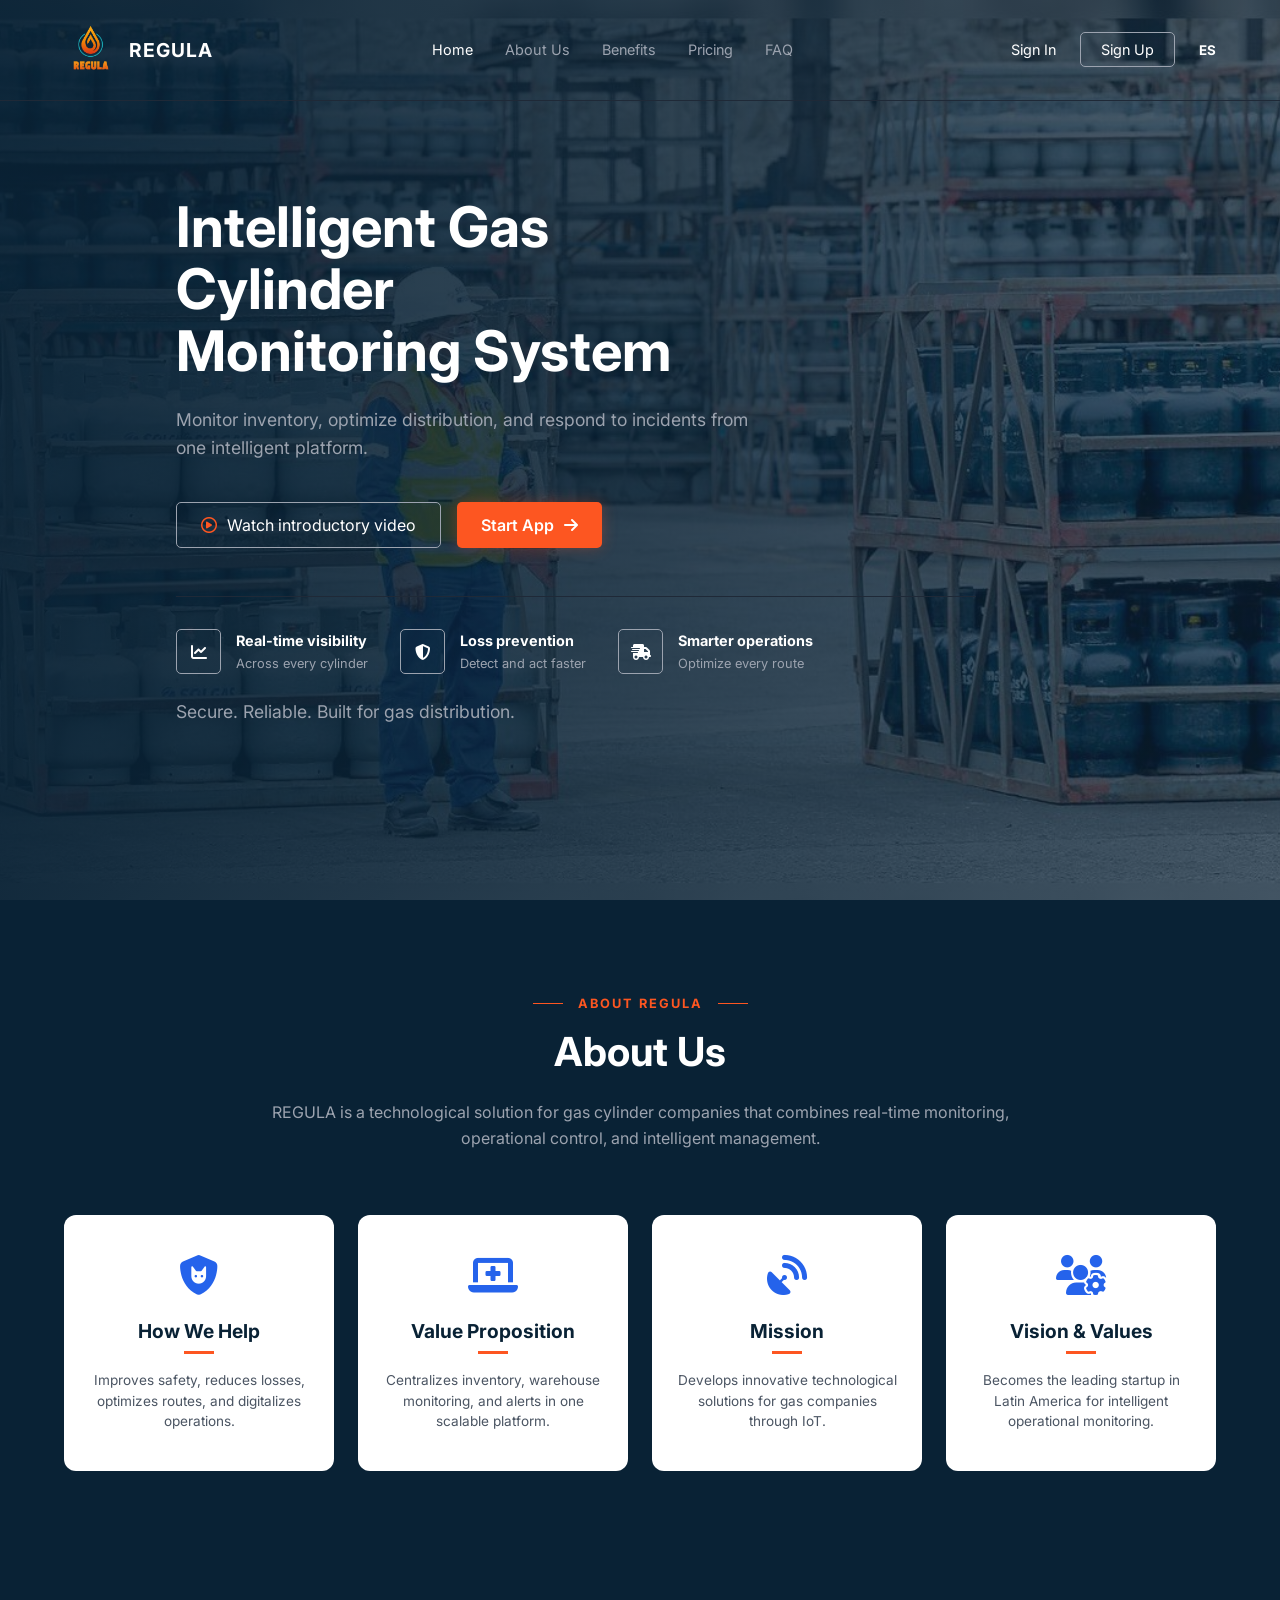
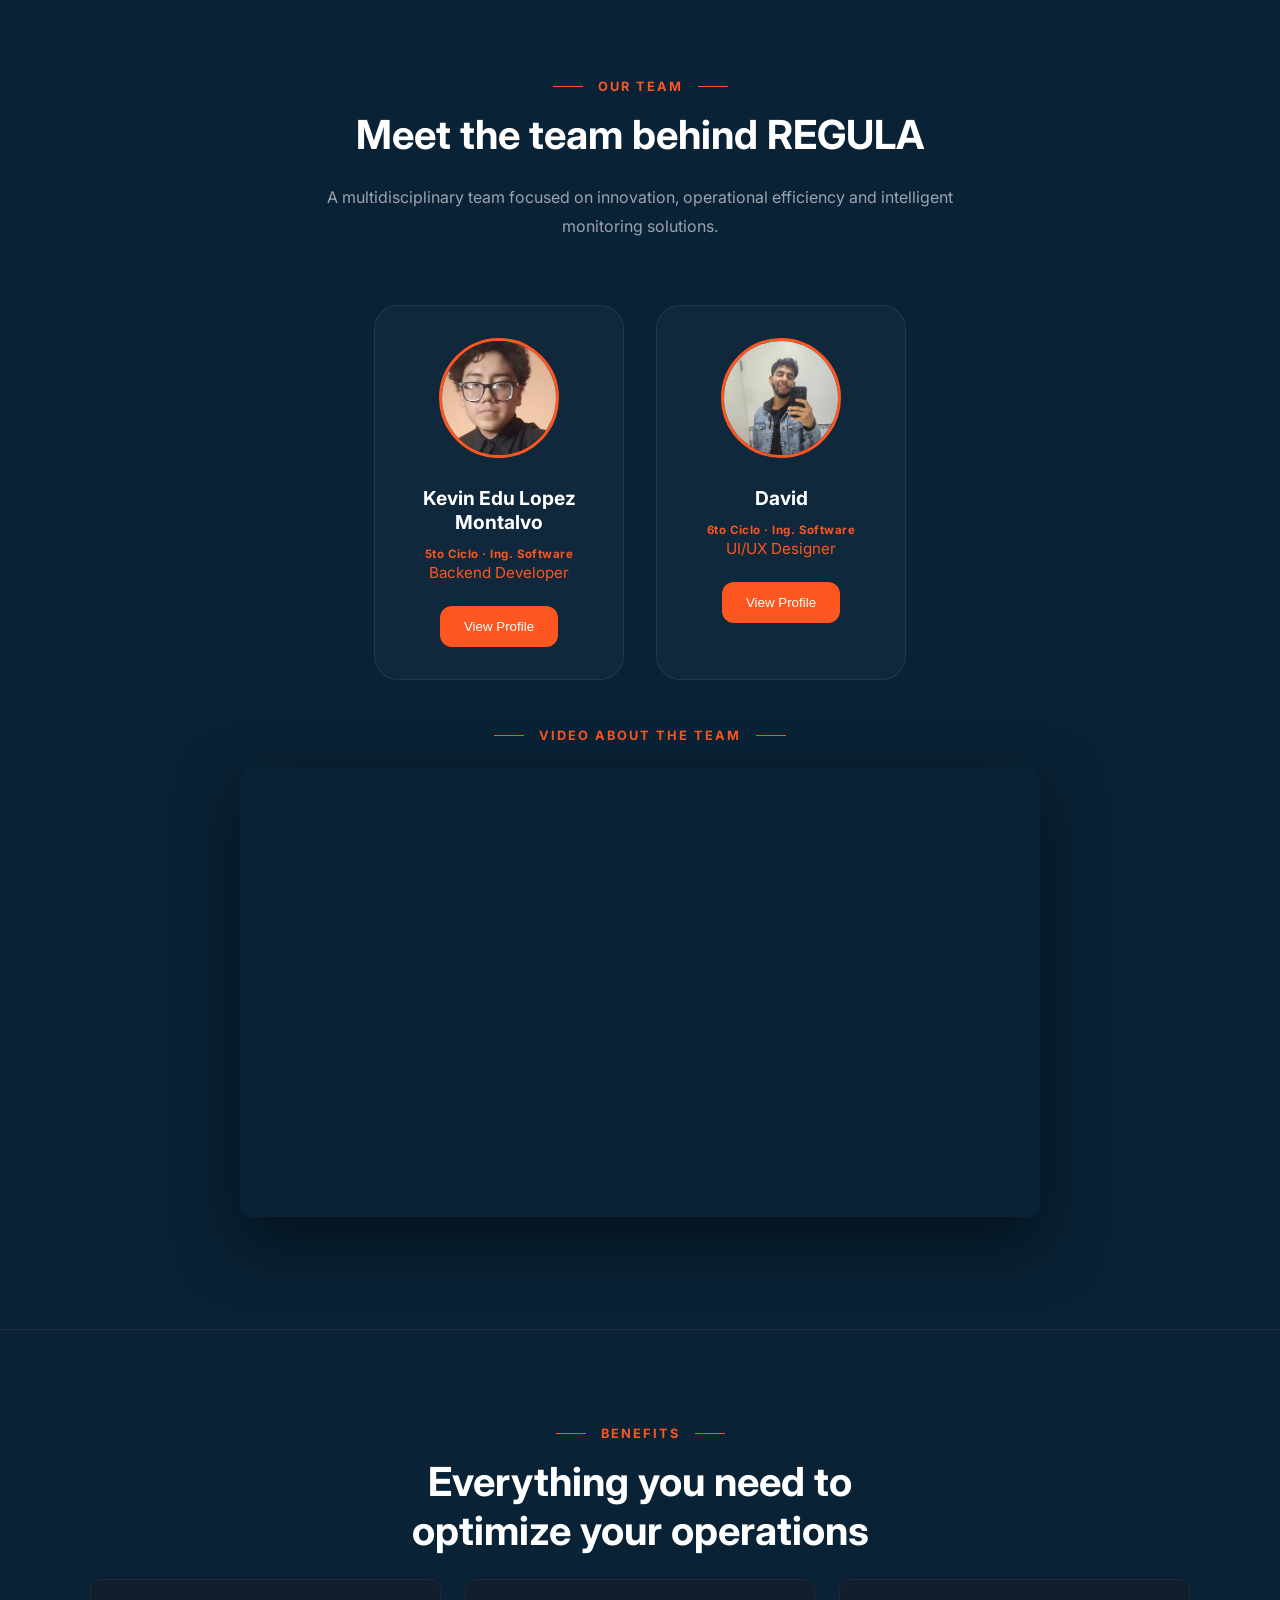
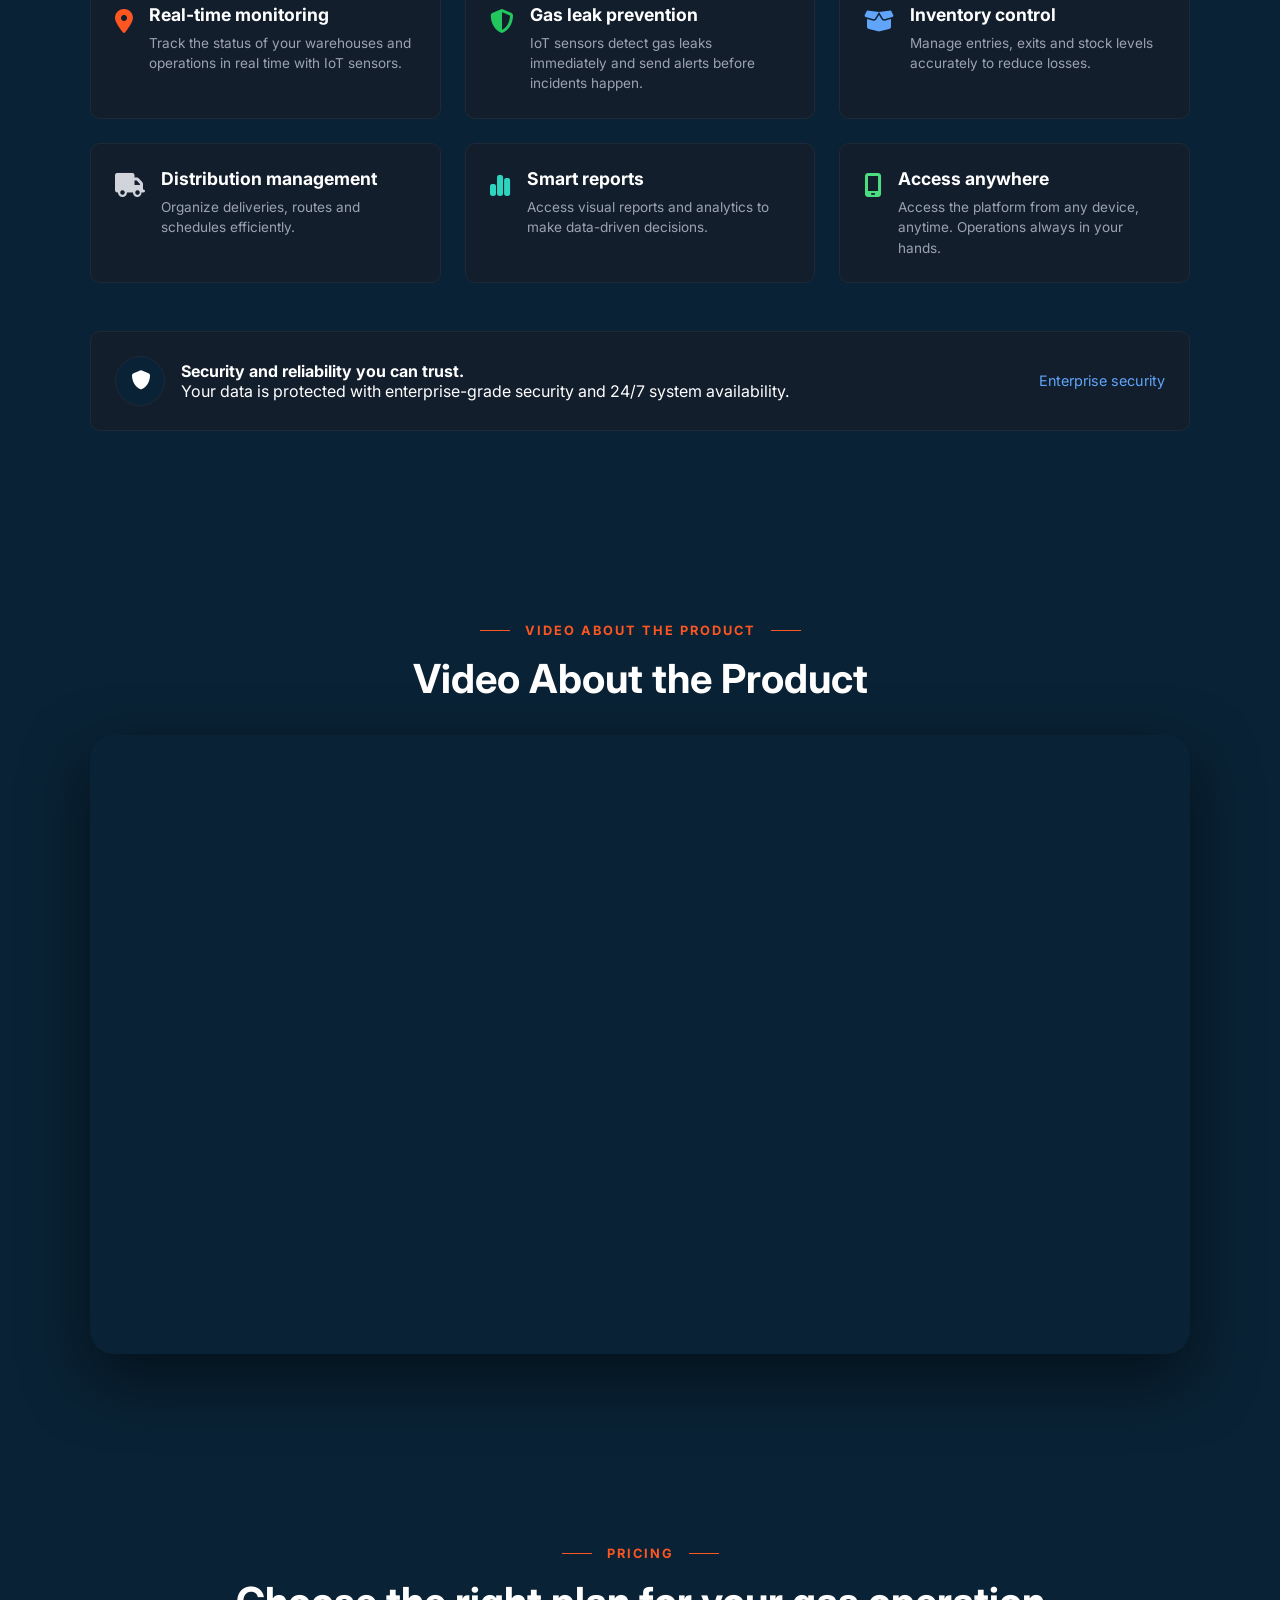
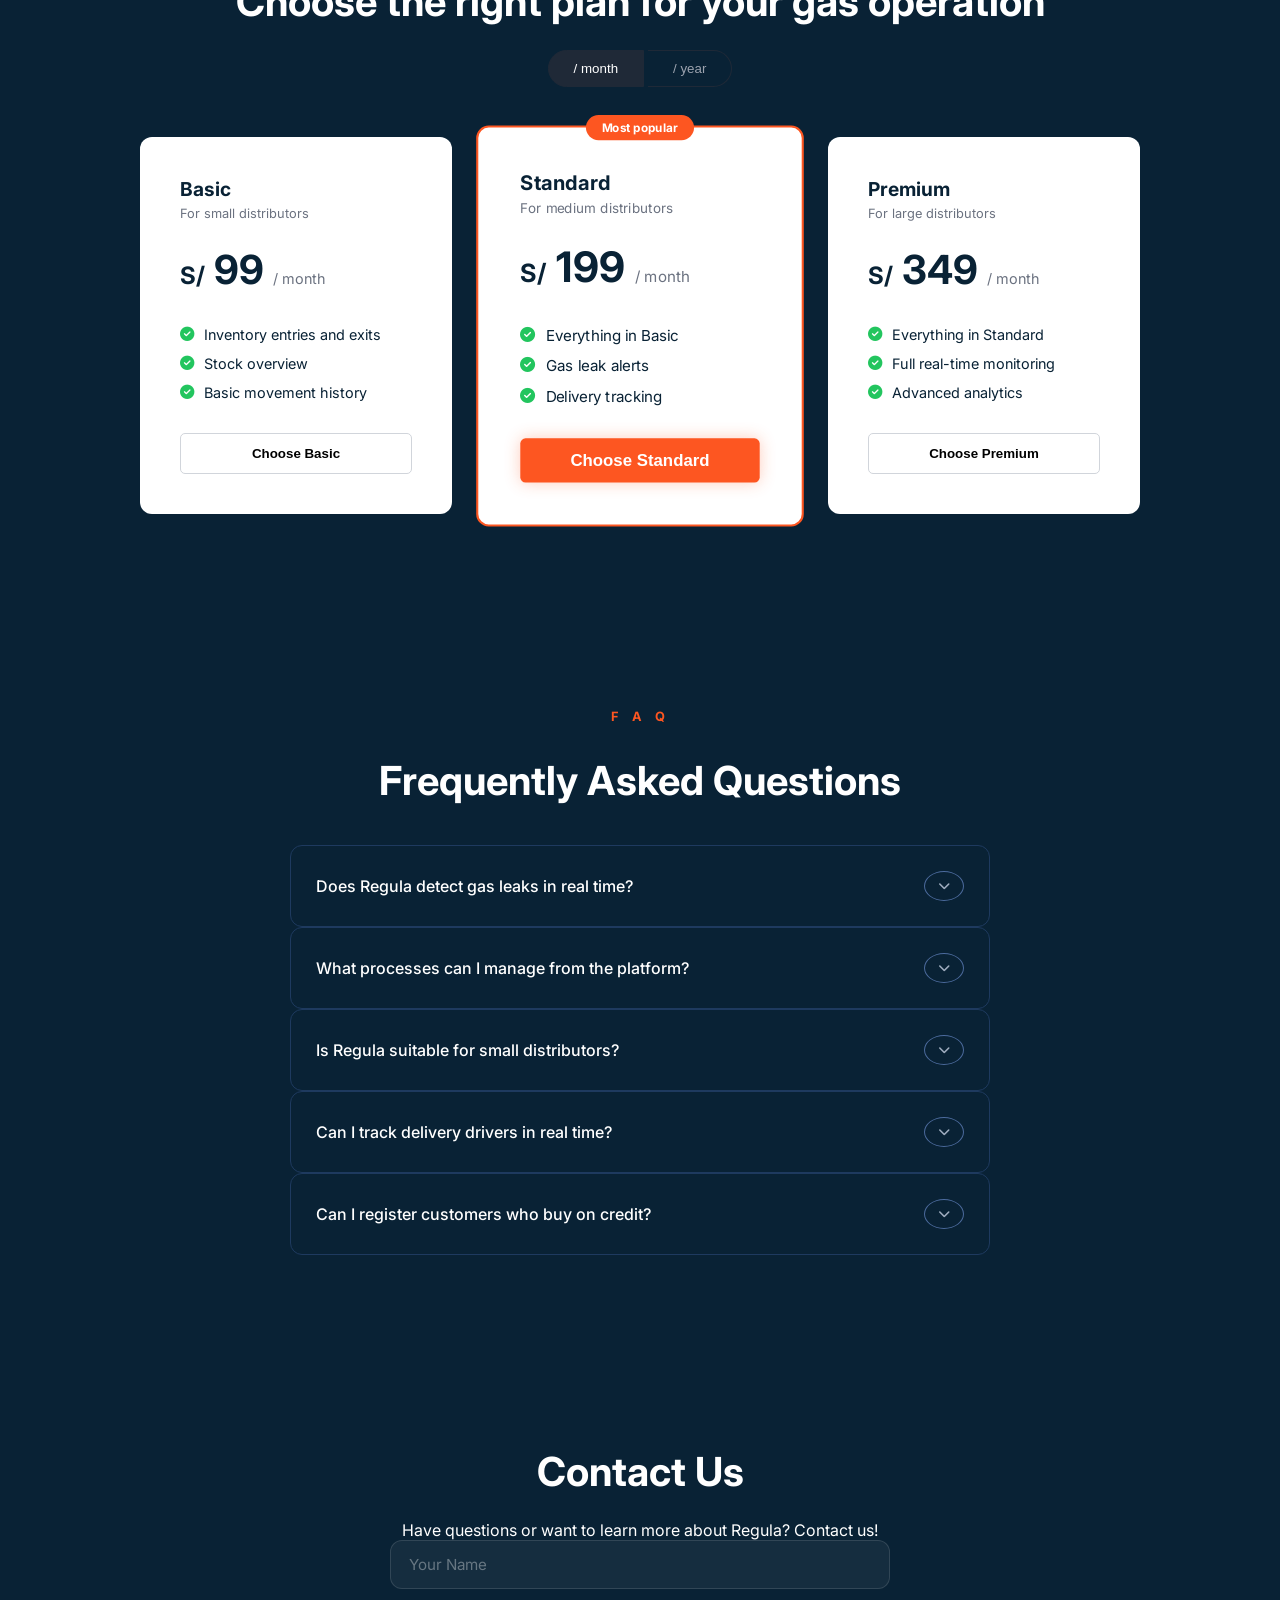
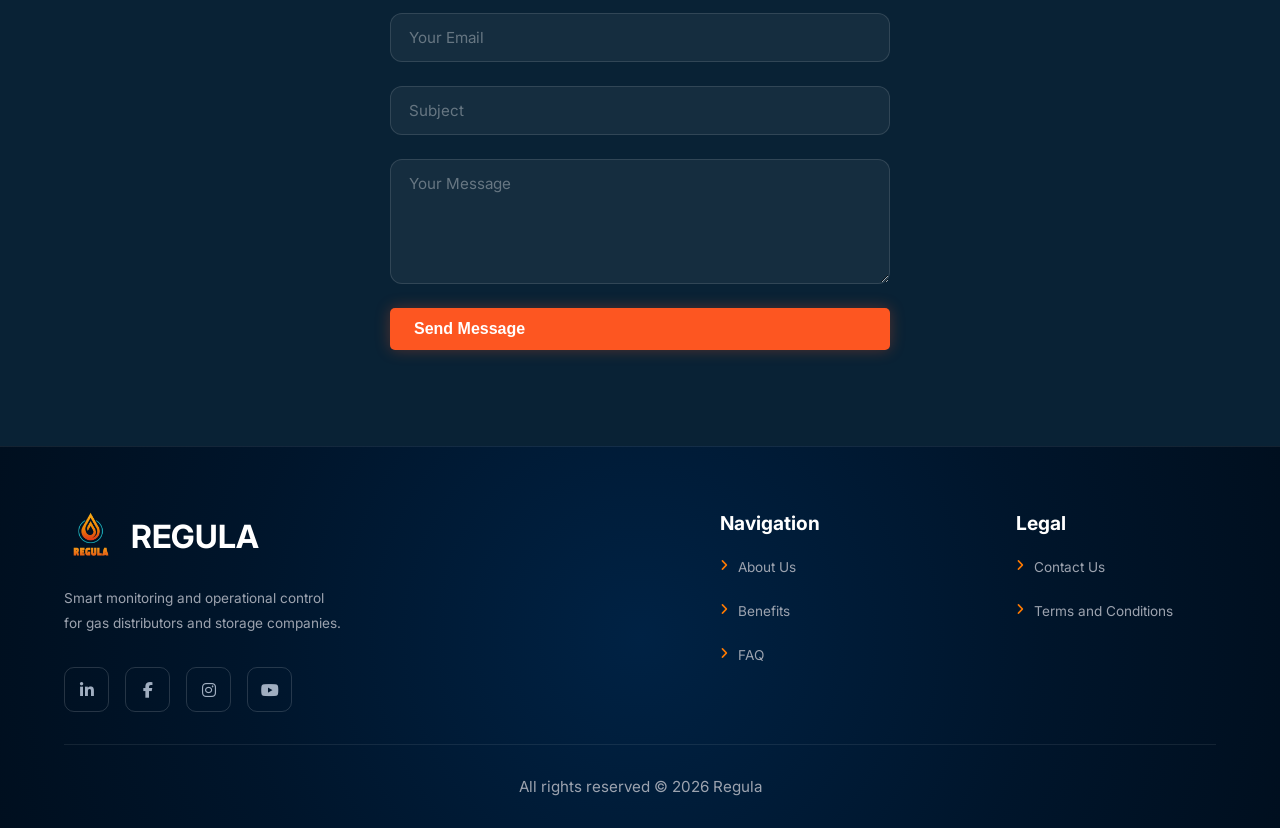
<file: docs/index.html>
﻿<!DOCTYPE html>
<html lang="es">
<head>
    <meta charset="UTF-8">
    <meta name="viewport" content="width=device-width, initial-scale=1.0">
    <title>Regula - Intelligent Gas Cylinder Monitoring</title>
    <link rel="stylesheet" href="assets/css/styles.css">
    <link href="https://fonts.googleapis.com/css2?family=Inter:wght@300;400;500;600;700&display=swap" rel="stylesheet">
    <link rel="stylesheet" href="https://cdnjs.cloudflare.com/ajax/libs/font-awesome/6.4.0/css/all.min.css">
    <link rel="stylesheet"href="https://cdnjs.cloudflare.com/ajax/libs/font-awesome/6.5.1/css/all.min.css">
</head>
<body>

    <header class="navbar">
        <div class="logo">
            <img src="assets/icons/logo-regula.png" alt="logo" width="55" height="auto">
            <span><b>REGULA</b></span>
        </div>

        <nav id="nav">
            <a href="#hero" class="active" data-i18n="nav_home">Home</a>
            <a href="#about" data-i18n="nav_about">About Us</a>
            <a href="#features" data-i18n="nav_features">Benefits</a>
            <a href="#pricing" data-i18n="nav_pricing">Pricing</a>
            <a href="#faq" data-i18n="nav_faq">FAQ</a>
        </nav>

        <div class="nav-actions">
        <a href="#signin" class="btn-signin">Sign In</a>
        <a href="#signup" class="btn-signup">Sign Up</a>
            <button id="langToggle" class="lang-btn">EN</button>
        </div>
    </header>

    
<section id="signin" class="auth-page">
    <div class="auth-left">
        <div class="auth-accent-line"></div>

        <h1>Welcome Back</h1>

        <p>
            Sign in to access your REGULA dashboard and manage your gas
            cylinder operations intelligently
        </p>

        <div class="auth-benefits">
            <div class="auth-benefit">
                <div class="auth-icon-box">
                    <i class="fa-solid fa-shield-halved"></i>
                </div>
                <div>
                    <h3>Secure Access</h3>
                    <span>Your data is protected with enterprise-grade security</span>
                </div>
            </div>

            <div class="auth-benefit">
                <div class="auth-icon-box">
                    <i class="fa-solid fa-chart-simple"></i>
                </div>
                <div>
                    <h3>Real-time Insights</h3>
                    <span>Monitor and act your operations with live data</span>
                </div>
            </div>

            <div class="auth-benefit">
                <div class="auth-icon-box">
                    <i class="fa-solid fa-truck-fast"></i>
                </div>
                <div>
                    <h3>Smarter Operations</h3>
                    <span>Optimize routes, reduce losses, and improve efficiency</span>
                </div>
            </div>
        </div>
    </div>

    <div class="auth-card">
        <h2>Sign In</h2>
        <p>Welcome back! Please sign in to continue</p>

        <form class="auth-form" id="signInForm">
            <div class="auth-field">
                <label>Email</label>
                <div class="auth-input">
                    <i class="fa-regular fa-envelope"></i>
                    <input type="email" id="signinEmail" placeholder="you@example.com" required>
                </div>
            </div>

            <div class="auth-field">
                <label>Password</label>
                <div class="auth-input">
                    <i class="fa-solid fa-lock"></i>
                    <input type="password" id="signinPassword" placeholder="Enter your password" required>
                    <button type="button" class="auth-password-toggle">
                        <i class="fa-regular fa-eye"></i>
                    </button>
                </div>
            </div>

            <div class="auth-row">
                <label class="auth-check">
                    <input type="checkbox">
                    <span>Remember me</span>
                </label>

                <a href="#">Forgot password?</a>
            </div>

            <button type="submit" class="auth-submit">
                Sign In
                <i class="fa-solid fa-arrow-right"></i>
            </button>

            <div class="auth-divider">
                <span></span>
                <p>or continue with</p>
                <span></span>
            </div>

        <button type="button" class="google-btn">
        <img src="assets/icons/google-icon.svg" alt="Google icon" class="google-icon">
            Continue with Google
        </button>

            <p class="auth-switch">
                Don’t have an account?
                <a href="#signup" class="show-signup">Sign Up</a>
            </p>

            <p class="auth-message" id="signInMessage"></p>
        </form>
    </div>
</section>

<section id="signup" class="auth-page">
    <div class="auth-left">
        <div class="auth-accent-line"></div>

        <h1>Get started<br>with REGULA</h1>

        <p>
            Create your account to streamline gas cylinder operations, ensure safety,
            and monitor performance in real time.
        </p>

        <div class="auth-benefits">
            <div class="auth-benefit">
                <div class="auth-icon-box">
                    <i class="fa-solid fa-shield-halved"></i>
                </div>
                <div>
                    <h3>Centralized Control</h3>
                    <span>Manage your fleet, inspections, and compliance from one secure platform</span>
                </div>
            </div>

            <div class="auth-benefit">
                <div class="auth-icon-box">
                    <i class="fa-solid fa-chart-simple"></i>
                </div>
                <div>
                    <h3>Real-time Visibility</h3>
                    <span>Track cylinder status, refills, and alerts with live dashboards</span>
                </div>
            </div>

            <div class="auth-benefit">
                <div class="auth-icon-box">
                    <i class="fa-solid fa-truck-fast"></i>
                </div>
                <div>
                    <h3>Operational Efficiency</h3>
                    <span>Optimize routes, reduce downtime, and improve safety</span>
                </div>
            </div>
        </div>
    </div>

    <div class="auth-card">
        <h2>Sign Up</h2>
        <p>Create your account to get started with REGULA.</p>

        <form class="auth-form" id="signUpForm">
            <div class="auth-field">
                <label>Full name</label>
                <div class="auth-input">
                    <i class="fa-regular fa-user"></i>
                    <input type="text" id="signupName" placeholder="Enter your full name" required>
                </div>
            </div>

            <div class="auth-field">
                <label>Company name</label>
                <div class="auth-input">
                    <i class="fa-regular fa-building"></i>
                    <input type="text" id="signupCompany" placeholder="Enter your company name" required>
                </div>
            </div>

            <div class="auth-field">
                <label>Email</label>
                <div class="auth-input">
                    <i class="fa-regular fa-envelope"></i>
                    <input type="email" id="signupEmail" placeholder="you@example.com" required>
                </div>
            </div>

            <div class="auth-field">
                <label>Password</label>
                <div class="auth-input">
                    <i class="fa-solid fa-lock"></i>
                    <input type="password" id="signupPassword" placeholder="Enter your password" required>
                    <button type="button" class="auth-password-toggle">
                        <i class="fa-regular fa-eye"></i>
                    </button>
                </div>
            </div>

            <div class="auth-field">
                <label>Confirm password</label>
                <div class="auth-input">
                    <i class="fa-solid fa-lock"></i>
                    <input type="password" id="signupConfirmPassword" placeholder="Confirm your password" required>
                    <button type="button" class="auth-password-toggle">
                        <i class="fa-regular fa-eye"></i>
                    </button>
                </div>
            </div>

            <label class="auth-check terms">
                <input type="checkbox" id="termsCheck" required>
                <span>I agree to the <a href="#">Terms of Service</a> and <a href="#">Privacy Policy</a></span>
            </label>

            <button type="submit" class="auth-submit">
                Create Account
                <i class="fa-solid fa-arrow-right"></i>
            </button>

            <div class="auth-divider">
                <span></span>
                <p>or continue with</p>
                <span></span>
            </div>

        <button type="button" class="google-btn">
        <img src="assets/icons/google-icon.svg" alt="Google icon" class="google-icon">
        Continue with Google
        </button>

            <p class="auth-switch">
                Already have an account?
                <a href="#signin" class="show-signin">Sign In</a>
            </p>

            <p class="auth-message" id="signUpMessage"></p>
        </form>
    </div>
</section>

    <section id="hero" class="hero">
        <div class="hero-container">
            <h1 data-i18n="hero_title">Intelligent Gas<br>Cylinder<br>Monitoring System</h1>
            <p data-i18n="hero_desc">
                Monitor inventory, optimize distribution, and respond to incidents from one intelligent platform.
            </p>

            <div class="buttons">
                <a class="btn-secondary" href="#about-product"><i class="fa-regular fa-circle-play"></i><span data-i18n="btn_video_text">Watch introductory video</span></a>
                <a class="btn-primary" data-i18n="btn_demo" href="https://regulaplatform.web.app" target="_blank"> <i class="fa-solid fa-arrow-right"></i></a>
            </div>

            <div class="hero-metrics">
                <div class="metric">
                    <div class="icon-box"><i class="fa-solid fa-chart-line"></i></div>
                    <div>
                        <h4 data-i18n="metric_1"></h4>
                        <span data-i18n="metric_span1"></span>
                    </div>
                </div>
                <div class="metric">
                    <div class="icon-box"><i class="fa-solid fa-shield-halved"></i></div>
                    <div>
                        <h4 data-i18n="metric_2"></h4>
                        <span data-i18n="metric_span2"></span>
                    </div>
                </div>
                <div class="metric">
                    <div class="icon-box"><i class="fa-solid fa-truck-fast"></i></div>
                    <div>
                        <h4 data-i18n="metric_3"></h4>
                        <span data-i18n="metric_span3"></span>
                    </div>
                </div>
            </div>
            <p class="hero-note" data-i18n="metric_text"></p>
        </div>
    </section>

    <section id="about" class="about">
        <div class="section-tag"><span class="line"></span> ABOUT REGULA <span class="line"></span></div>
        <h2 data-i18n="nav_about">About Us</h2>
        <p class="section-desc" data-i18n="about_desc"></p>

        <div class="about-grid">
            <div class="about-card">
                <i class="fa-solid fa-shield-cat icon-large"></i>
                <h3 data-i18n="about_h3_1"></h3>
                <div class="card-line"></div>
                <p data-i18n="about_p_1"></p>
            </div>
            <div class="about-card">
                <i class="fa-solid fa-laptop-medical icon-large"></i>
                <h3 data-i18n="about_h3_2"></h3>
                <div class="card-line"></div>
                <p data-i18n="about_p_2"></p>
            </div>
            <div class="about-card">
                <i class="fa-solid fa-satellite-dish icon-large"></i>
                <h3 data-i18n="about_h3_3"></h3>
                <div class="card-line"></div>
                <p data-i18n="about_p_3"></p>
            </div>
            <div class="about-card">
                <i class="fa-solid fa-users-gear icon-large"></i>
                <h3 data-i18n="about_h3_4"  ></h3>
                <div class="card-line"></div>
                <p data-i18n="about_p_4"></p>
            </div>
        </div>
    </section>

    <section class="our-team" id="our-team">

    <div class="section-tag">
        <span class="line"></span>
        <span data-i18n="team_title">Our Team</span>
        <span class="line"></span>
    </div>

    <h2 data-i18n="team_subtitle">
        Meet the professionals behind REGULA
    </h2>

    <p class="team-intro" data-i18n="team_intro">
        A multidisciplinary team focused on innovation,
        operational efficiency and intelligent monitoring solutions.
    </p>

    <div class="team-grid">

        <div class="team-member">
            <img src="assets/images/Kevin.jpeg" alt="Kevin">
            <h4>Kevin Edu Lopez Montalvo</h4>
            <span class="member-code">5to Ciclo · Ing. Software</span>
            <span class="role">Backend Developer</span>
            <button class="team-btn"
                    onclick="openModal(
                    'Kevin Edu Lopez Montalvo',
                    'Soy estudiante de Ingeniería de Software y actualmente curso el quinto ciclo. Me considero una persona responsable, proactiva y con gran motivación por aprender. En el curso de Aplicaciones Web, veo este proyecto como una oportunidad para desarrollar una solución orientada a la seguridad y gestión de balones de gas, aplicando tecnologías web, trabajo en equipo y buenas prácticas de desarrollo. Me interesa especialmente cómo el software puede aportar a la seguridad y eficiencia en procesos reales, por lo que busco fortalecer mis habilidades técnicas y colaborar activamente con mis compañeros para lograr un resultado sólido.'
                    )">
                View Profile
            </button>
        </div>

        <div class="team-member">
            <img src="assets/images/David.png" alt="David">
            <h4>David</h4>
            <span class="member-code">6to Ciclo · Ing. Software</span>
            <span class="role">UI/UX Designer</span>
            <button class="team-btn"
                    onclick="openModal(
                    'David',
                    'Soy estudiante de Ingeniería de Software del sexto ciclo. Me considero una persona responsable, colaborativa y comprometida con el desarrollo de soluciones tecnológicas de calidad. Cuento con sólida capacidad para resolver problemas y un enfoque claro en las buenas prácticas de desarrollo. Aporto al equipo con organización, comunicación fluida y un genuino compromiso por construir soluciones tecnológicas que marquen la diferencia. Busco contribuir activamente en cada etapa del proyecto, desde el diseño hasta la implementación.'
                    )">
                View Profile
            </button>
        </div>

    </div>

    <div class="team-video" style="max-width: 800px; margin: 3rem auto 0; text-align: center;">
        <div class="section-tag"><span class="line"></span> <span data-i18n="video_team_title">Video About the Team</span> <span class="line"></span></div>
        <div class="video-responsive" style="position: relative; padding-bottom: 56.25%; height: 0; overflow: hidden; border-radius: 12px; margin-top: 1.5rem;">
            <iframe style="position: absolute; top: 0; left: 0; width: 100%; height: 100%;" src="https://www.youtube.com/embed/A2doTpKOJf8" title="About the team" frameborder="0" allow="accelerometer; autoplay; clipboard-write; encrypted-media; gyroscope; picture-in-picture; web-share" referrerpolicy="strict-origin-when-cross-origin" allowfullscreen></iframe>
        </div>
    </div>

</section>


<div class="team-modal" id="teamModal">
    <div class="modal-content">
        <span class="close-modal" onclick="closeModal()">
            &times;
        </span>
        <h3 id="modalName"></h3>
        <p id="modalDescription"></p>
    </div>
</div>

    <section id="features" class="benefits">
        <div class="section-tag"><span class="line"></span> <span data-i18n="features_title"> Benefits </span><span class="line"></span></div>
        
        <h2 data-i18n="benefits_title"></h2>

        <div class="benefits-grid">
            <div class="benefit-card">
                <i class="fa-solid fa-location-dot" style="color: var(--accent)"></i>
                <div>
                    <h3 data-i18n="f4"></h3>
                    <p data-i18n="p1"></p>
                </div>
            </div>
            <div class="benefit-card">
                <i class="fa-solid fa-shield-halved" style="color: #22c55e"></i>
                <div>
                    <h3 data-i18n="f3"></h3>
                    <p data-i18n="p2"></p>
                </div>
            </div>
            <div class="benefit-card">
                <i class="fa-solid fa-box-open" style="color: #60a5fa"></i>
                <div>
                    <h3 data-i18n="f1">Inventory control</h3>
                    <p data-i18n="p3"></p>
                </div>
            </div>
            <div class="benefit-card">
                <i class="fa-solid fa-truck" style="color: #d1d5db"></i>
                <div>
                    <h3 data-i18n="f2">Distribution management</h3>
                    <p data-i18n="p4"></p>
                </div>
            </div>
            <div class="benefit-card">
                <i class="fa-solid fa-chart-simple" style="color: #2dd4bf"></i>
                <div>
                    <h3 data-i18n="f5"></h3>
                    <p data-i18n="p5"></p>
                </div>
            </div>
            <div class="benefit-card">
                <i class="fa-solid fa-mobile-screen" style="color: #4ade80"></i>
                <div>
                    <h3 data-i18n="f6"></h3>
                    <p data-i18n="p6"></p>
                </div>
            </div>
        </div>

        <div class="security-banner">
            <div class="banner-content">
                <div class="shield-icon"><i class="fa-solid fa-shield"></i></div>
                <div>
                    <h4 data-i18n="benefits_h4"></h4>
                    <p data-i18n="p7"></p>
                </div>
            </div>
            <a href="#" class="enterprise-link">Enterprise security</a>
        </div>
    </section>



    <section id="about-product" class="about-product">

        <div class="product-video">
            <div class="section-tag"><span class="line"></span> <span data-i18n="video_tittle">Video about the product</span><span class="line"></span></div>
            <h2 data-i18n="video_tittle">Video About the Product</h2>

            <div class="video-responsive">
                <iframe
                    src="https://www.youtube.com/embed/2Is8hdqSGRY"
                    title="About the product"
                    frameborder="0"
                    allow="accelerometer; autoplay; clipboard-write; encrypted-media; gyroscope; picture-in-picture; web-share"
                    referrerpolicy="strict-origin-when-cross-origin"
                    allowfullscreen>
                </iframe>
            </div>
        </div>
    </section>



    <section id="pricing" class="pricing">
        <div class="section-tag"><span class="line"></span> <span data-i18n="pricing_head">Pricing</span><span class="line"></span></div>
        <h2 data-i18n="pricing_title">Choose the right plan for your gas operation</h2>

        <div class="pricing-toggle">
            <button class="active" data-i18n="pricing_monthly">Monthly</button>
            <button data-i18n="pricing_annual">Annual</button>
        </div>

        <div class="pricing-grid">
            <div class="price-card">
                <div class="plan-header" data-i18n="basic">
                    <i class="fa-solid fa-cube"></i> Basic
                </div>
                <p class="plan-desc" data-i18n="pricing_sub1">For small distributors</p>
                <div class="price"><span>S/</span> 99 <small data-i18n="pricing_monthly">/ month</small></div>
                <ul>
                    <li>
                        <i class="fa-solid fa-circle-check"></i>
                        <span data-i18n="price_text1">Inventory entries and exits</span>
                    </li>
                    <li>
                        <i class="fa-solid fa-circle-check" ></i>
                        <span data-i18n="price_text2">Stock overview</span>
                    </li>
                    <li>
                        <i class="fa-solid fa-circle-check" ></i>
                        <span data-i18n="price_text3">Basic movement history</span>
                    </li>
                </ul>
                <button class="btn-outline">Choose Basic</button>
            </div>

            <div class="price-card popular">
                <div class="badge" data-i18n="popular">Most popular</div>
                <div class="plan-header" data-i18n="standard">
                    <i class="fa-solid fa-star"></i> Standard
                </div>
                <p class="plan-desc" data-i18n="pricing_sub2">For growing operations</p>
                <div class="price"><span>S/</span> 199 <small data-i18n="pricing_monthly">/ month</small></div>
                <ul>
                    <li>
                        <i class="fa-solid fa-circle-check" ></i>
                        <span data-i18n="price_text4">Everything in Basic</span>
                    </li>
                    <li>
                        <i class="fa-solid fa-circle-check" ></i>
                        <span data-i18n="price_text5">Gas leak alerts</span>
                    </li>
                    <li>
                        <i class="fa-solid fa-circle-check" ></i>
                        <span data-i18n="price_text6">Delivery tracking</span>
                    </li>
                </ul>
                <button class="btn-primary">Choose Standard</button>
            </div>

            <div class="price-card">
                <div class="plan-header" data-i18n="premium">
                    <i class="fa-solid fa-gem"></i> Premium
                </div>
                <p class="plan-desc" data-i18n="pricing_sub3">For multiple sites</p>
                <div class="price"><span>S/</span> 349 <small data-i18n="pricing_monthly">/ month</small></div>
                <ul>
                    <li>
                        <i class="fa-solid fa-circle-check" ></i>
                        <span data-i18n="price_text7">Everything in Standard</span>
                    </li>
                    <li>
                        <i class="fa-solid fa-circle-check" ></i>
                        <span data-i18n="price_text8">Full real-time monitoring</span>
                    </li>
                    <li>
                        <i class="fa-solid fa-circle-check" ></i>
                        <span data-i18n="price_text9">Advanced analytics</span>
                    </li>
                </ul>
                <button class="btn-outline">Choose Premium</button>
            </div>
        </div>
    </section>

    <section id="faq" class="faq">
    <div class="section-tag" style="letter-spacing: 5px;">
        F A Q
    </div>

    <h2 data-i18n="faq_title">
        Frequently Asked Questions
    </h2>

    <div class="faq-container">
        <div class="faq-item">
            <div class="faq-question">
                <span data-i18n="faq_1">
                    Does Regula detect gas leaks in real time?
                </span>

                <div class="icon-circle">
                    <i class="fa-solid fa-chevron-down"></i>
                </div>
            </div>
            <div class="faq-answer" data-i18n="answer_1">
                Yes. Regula continuously monitors gas cylinders
                and instantly alerts operators when abnormal
                gas leak patterns are detected.
            </div>
        </div>

        <div class="faq-item">
            <div class="faq-question">
                <span data-i18n="faq_2">
                    What processes can I manage from the platform?
                </span>
                <div class="icon-circle">
                    <i class="fa-solid fa-chevron-down"></i>
                </div>
            </div>
            <div class="faq-answer" data-i18n="answer_2">
                You can manage inventory, deliveries,
                customer records, routes and operational monitoring.
            </div>
        </div>

        <div class="faq-item">
            <div class="faq-question">
                <span data-i18n="faq_3">
                    Is Regula suitable for small distributors?
                </span>
                <div class="icon-circle">
                    <i class="fa-solid fa-chevron-down"></i>
                </div>
            </div>
            <div class="faq-answer" data-i18n="answer_3">
                Absolutely. Regula adapts to both
                small and large gas distribution operations.
            </div>
        </div>

        <div class="faq-item">
            <div class="faq-question">
                <span data-i18n="faq_4">
                    Can I track delivery drivers in real time?
                </span>
                <div class="icon-circle">
                    <i class="fa-solid fa-chevron-down"></i>
                </div>
            </div>
            <div class="faq-answer" data-i18n="answer_4">
                Yes. The platform provides live tracking
                and route monitoring for delivery drivers.
            </div>
        </div>

        <div class="faq-item">
            <div class="faq-question">
                <span data-i18n="faq_5">
                    Can I register customers who buy on credit?
                </span>
                <div class="icon-circle">
                    <i class="fa-solid fa-chevron-down"></i>
                </div>
            </div>
            <div class="faq-answer" data-i18n="answer_5">
                Yes. Regula allows customer credit management,
                payment tracking and debt monitoring.
            </div>
        </div>
    </div>
</section>

    <section class="form" id="contact-section">
        <div class="form-container">
            <h2 data-i18n="contact_title">Contact Us</h2>
            <p data-i18n="contact_desc">
                Have questions or want to learn more about Regula? Contact us!
            </p>

            <form action="#" method="post" class="contact-form" id="contactForm">
                <input type="text" name="name" placeholder="Your Name" required>
                <input type="email" name="email" placeholder="Your Email" required>
                <input type="text" name="subject" placeholder="Subject" required>
                <textarea name="message" rows="5" placeholder="Your Message" required></textarea>
                <button type="submit" class="btn-primary">Send Message</button>
                <p class="contact-success" id="contactSuccess">Message sent! We'll get back to you soon.</p>
            </form>
        </div>
    </section>

    <footer class="footer">
        <div class="footer-container">
            <div class="footer-brand">
            <div class="footer-logo">
                <img src="assets/icons/logo-regula.png" alt="regula logo" width="55" height="auto">
                <span>REGULA</span>
            </div>
            <p data-i18n="footer_text">
                Smart monitoring and operational control
                for gas distributors and storage companies.
            </p>
            <div class="socials">
                <a href="#"><i class="fa-brands fa-linkedin-in"></i></a>
                <a href="#"><i class="fa-brands fa-facebook-f"></i></a>
                <a href="#"><i class="fa-brands fa-instagram"></i></a>
                <a href="#"><i class="fa-brands fa-youtube"></i></a>
            </div>
        </div>

            <div class="footer-links">
            <div class="footer-column">
                <h4>Navigation</h4>
                <a href="#">
                    <i class="fa-solid fa-angle-right"></i>
                    About Us
                </a>
                <a href="#">
                    <i class="fa-solid fa-angle-right"></i>
                    Benefits
                </a>
                <a href="#">
                    <i class="fa-solid fa-angle-right"></i>
                    FAQ
                </a>
            </div>

        <div class="footer-column">
            <h4>Legal</h4>
                    <a href="#contact-section" class="footer-contact-link">
                        <i class="fa-solid fa-angle-right"></i>
                        Contact Us
                    </a>
                    <a href="#">
                        <i class="fa-solid fa-angle-right"></i>
                        Terms and Conditions
                    </a>
                </div>
            </div>
        </div>



        <div class="footer-bottom">
            <p data-i18n="copyright">All rights reserved © 2026 Regula</p>
        </div>
           

        </div>
    </footer>

    <script src="assets/js/scripts.js"></script>
    <script src="assets/js/i18n.js"></script>
</body>
</file>
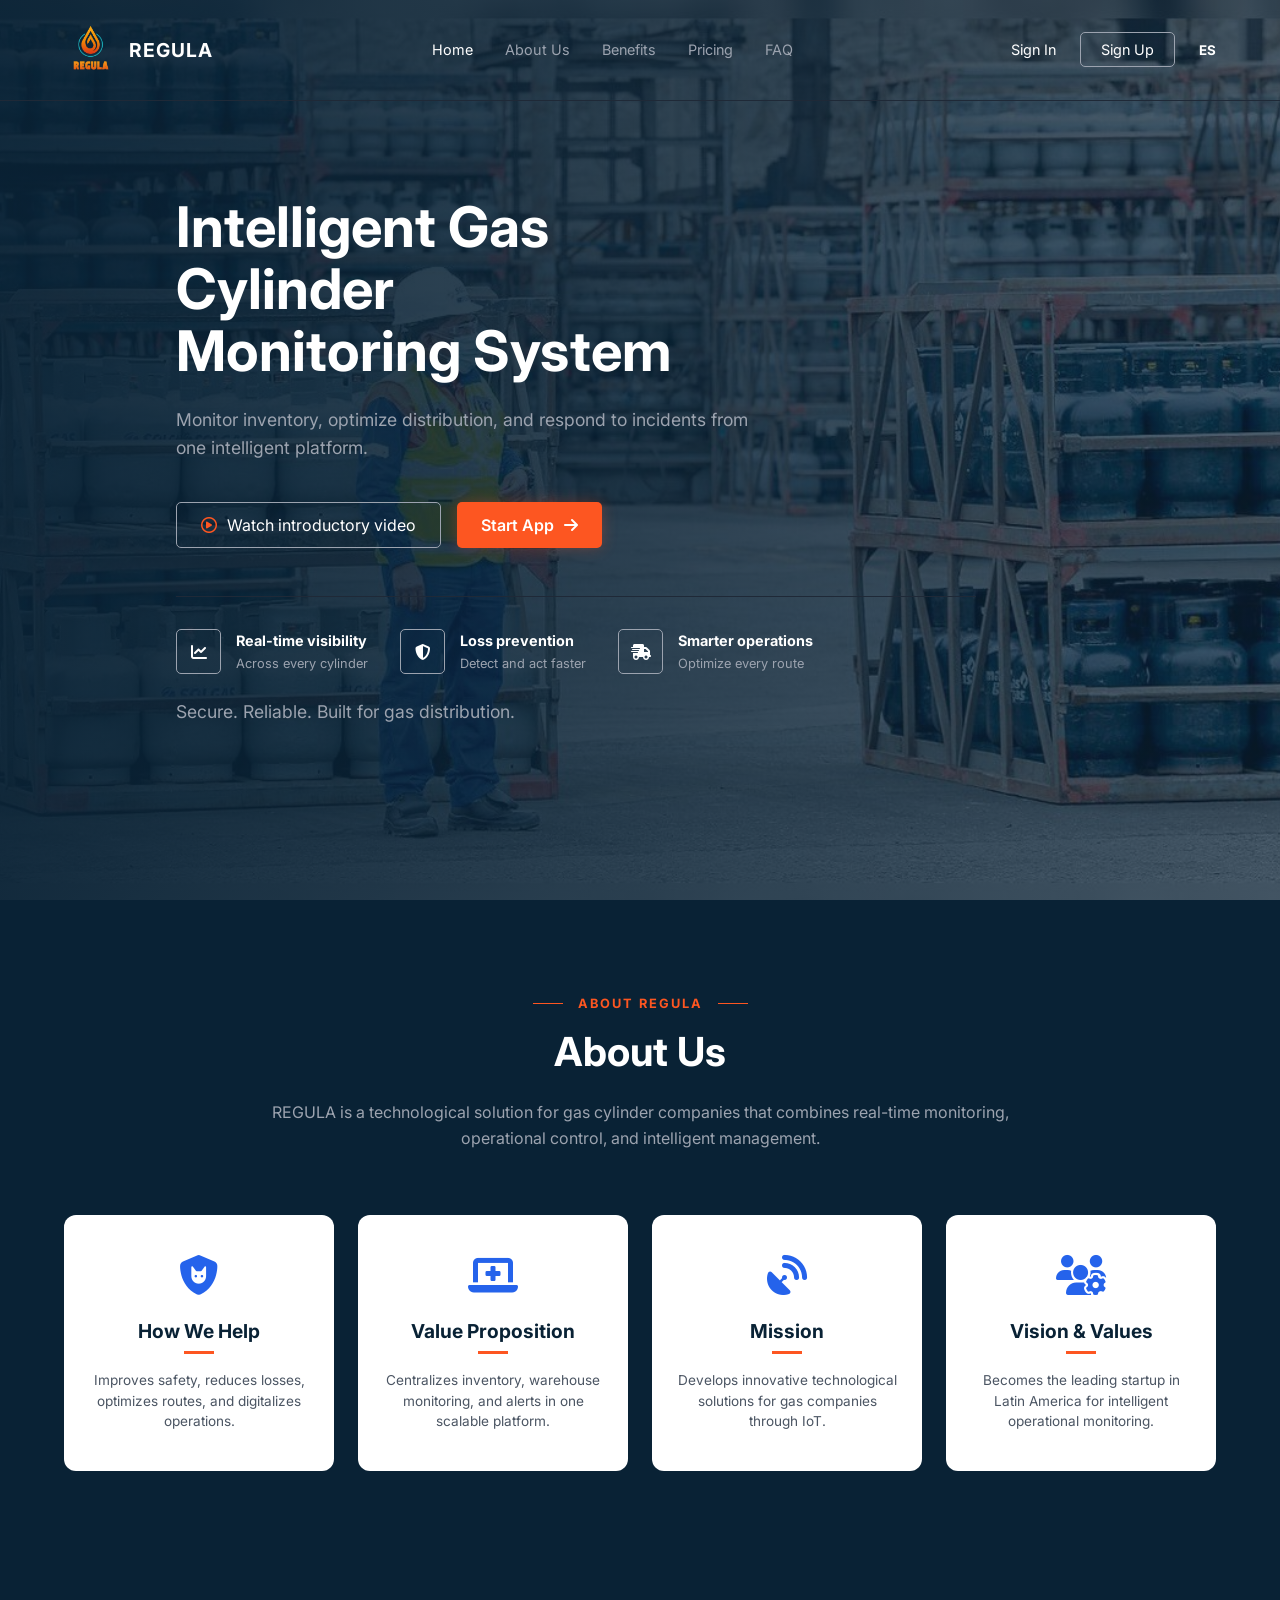
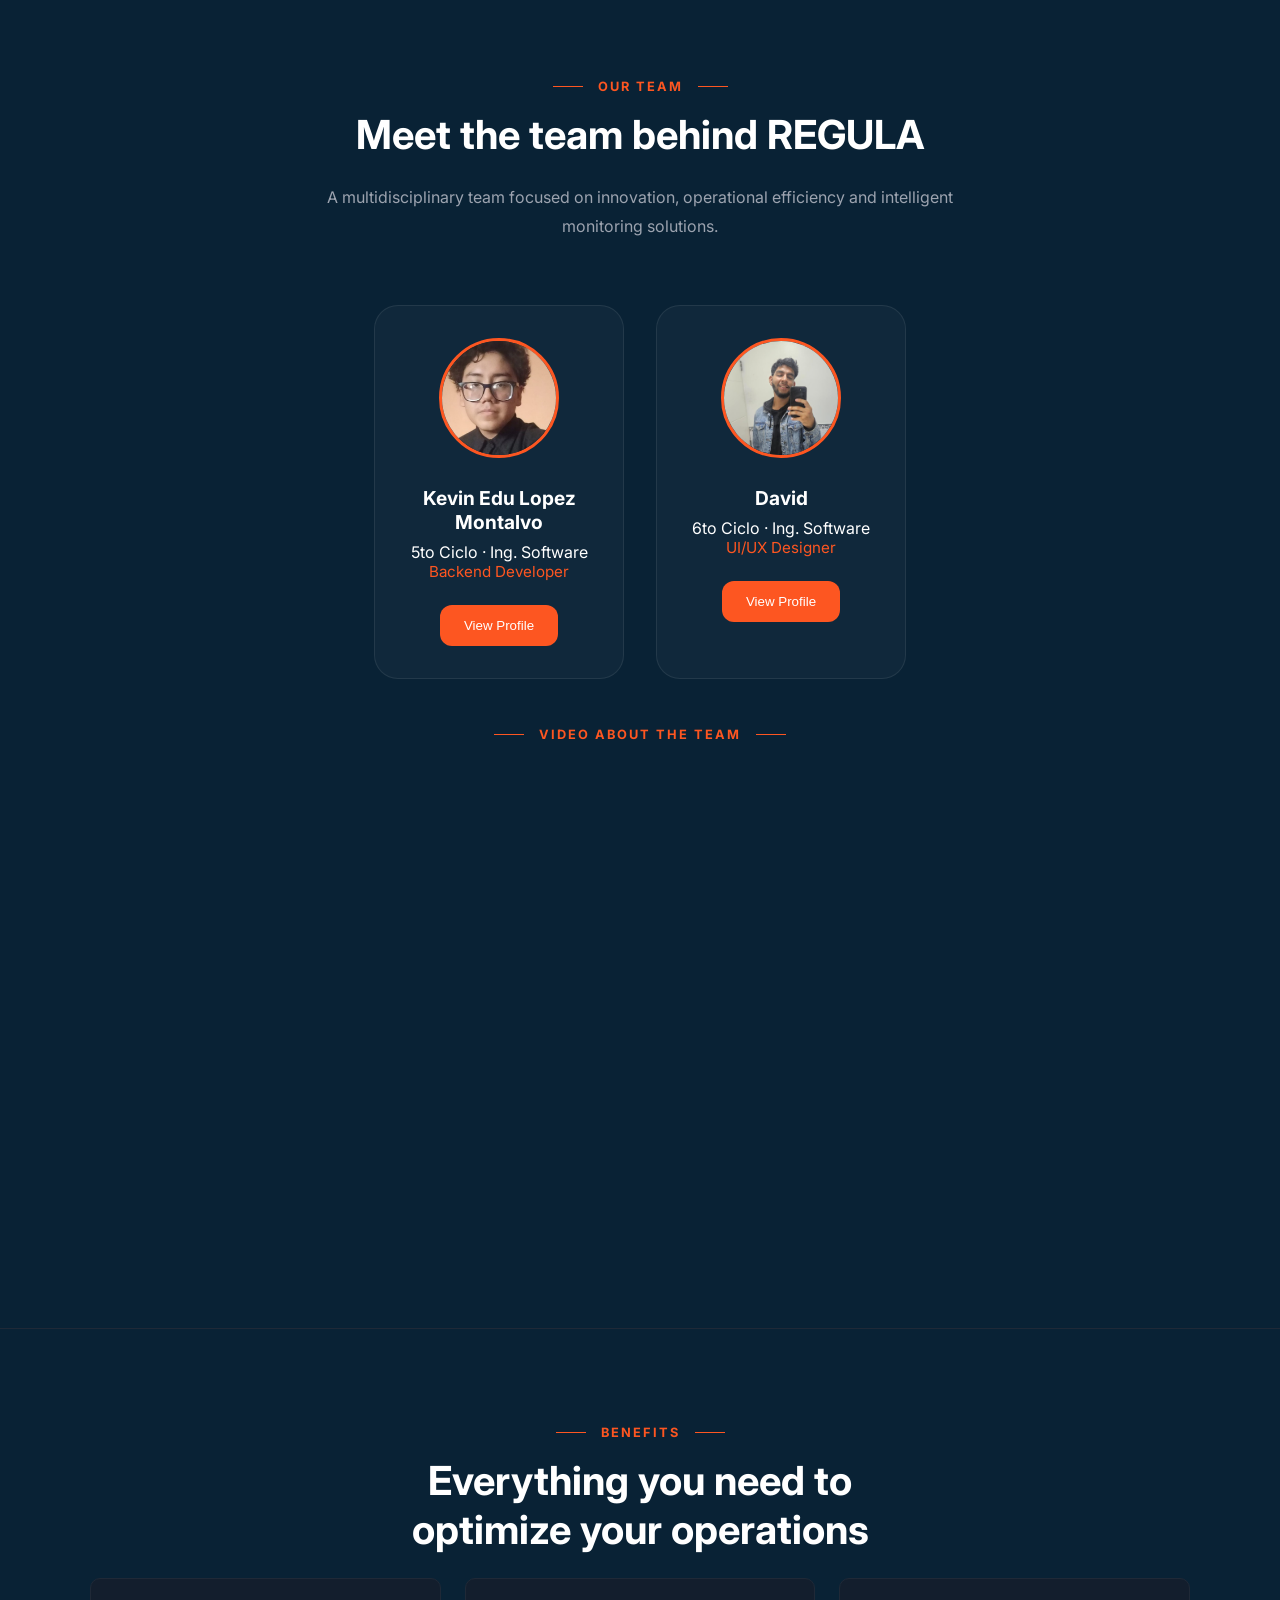
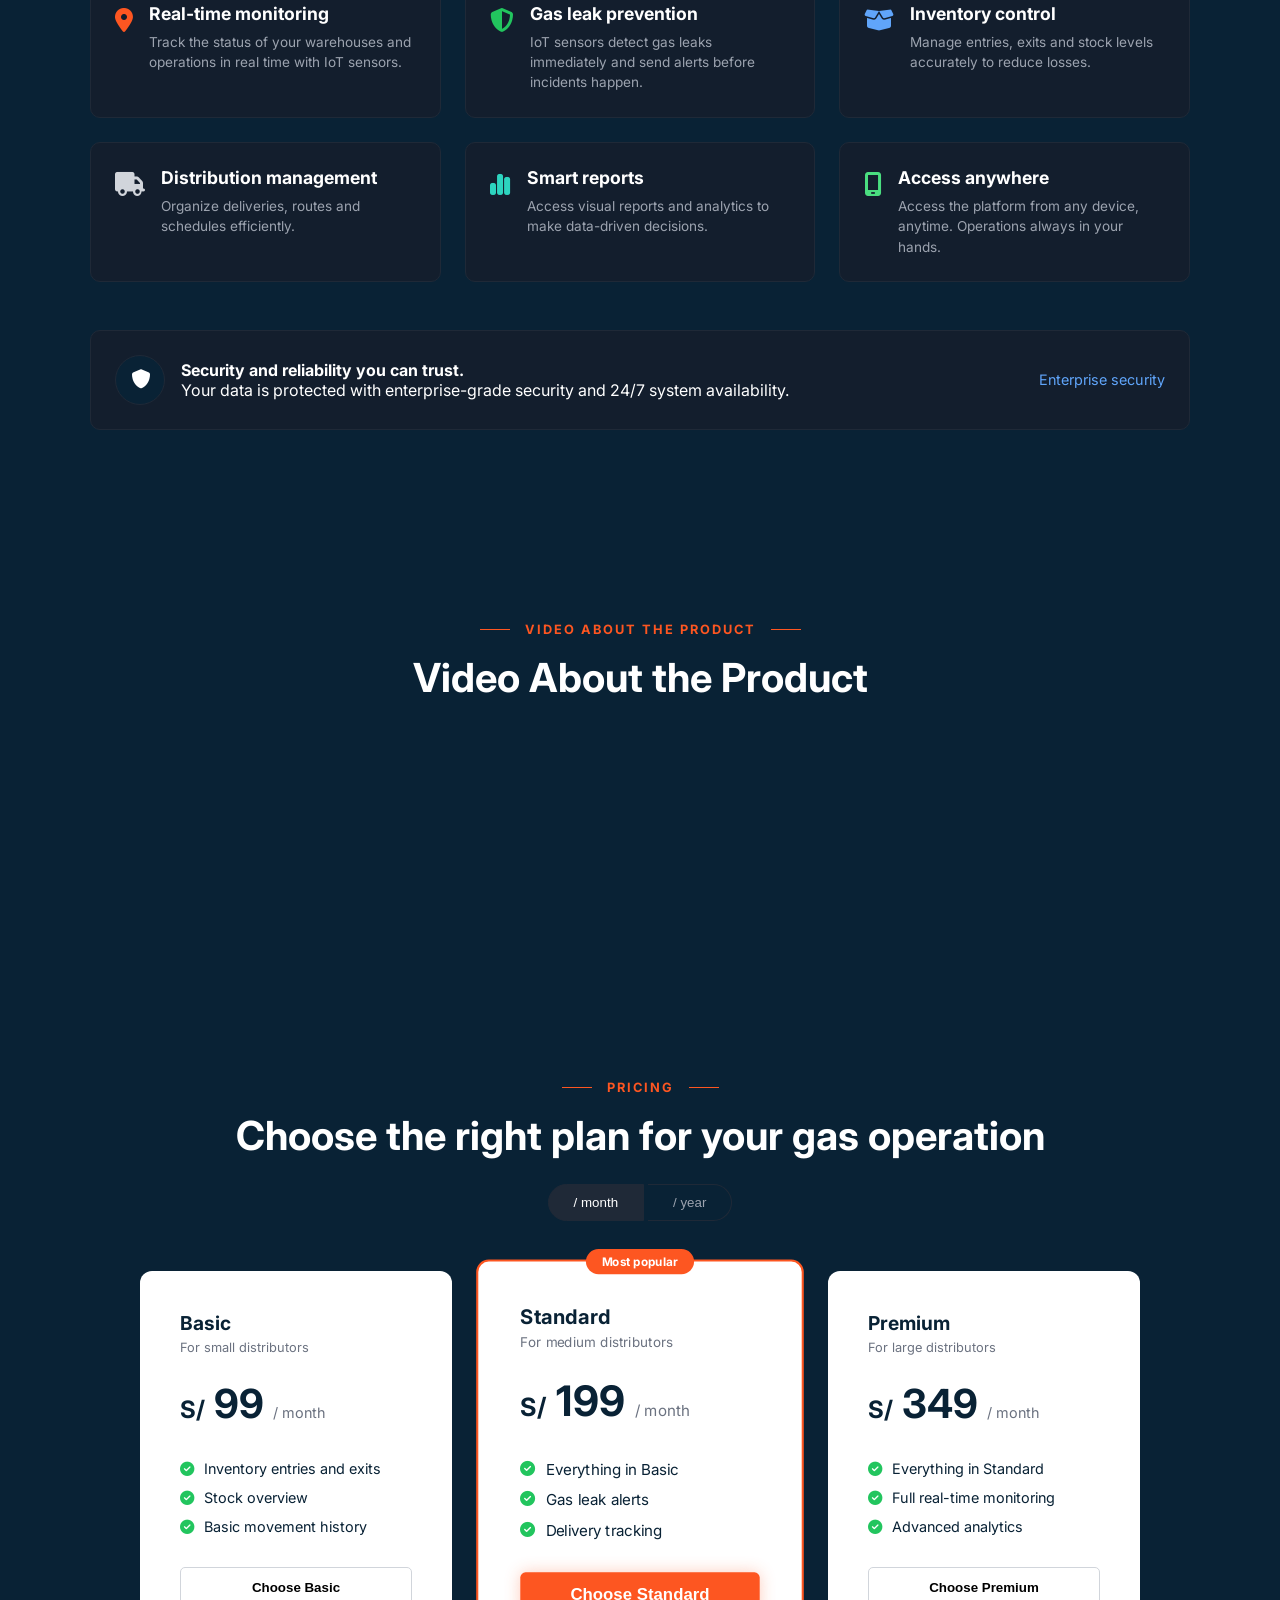
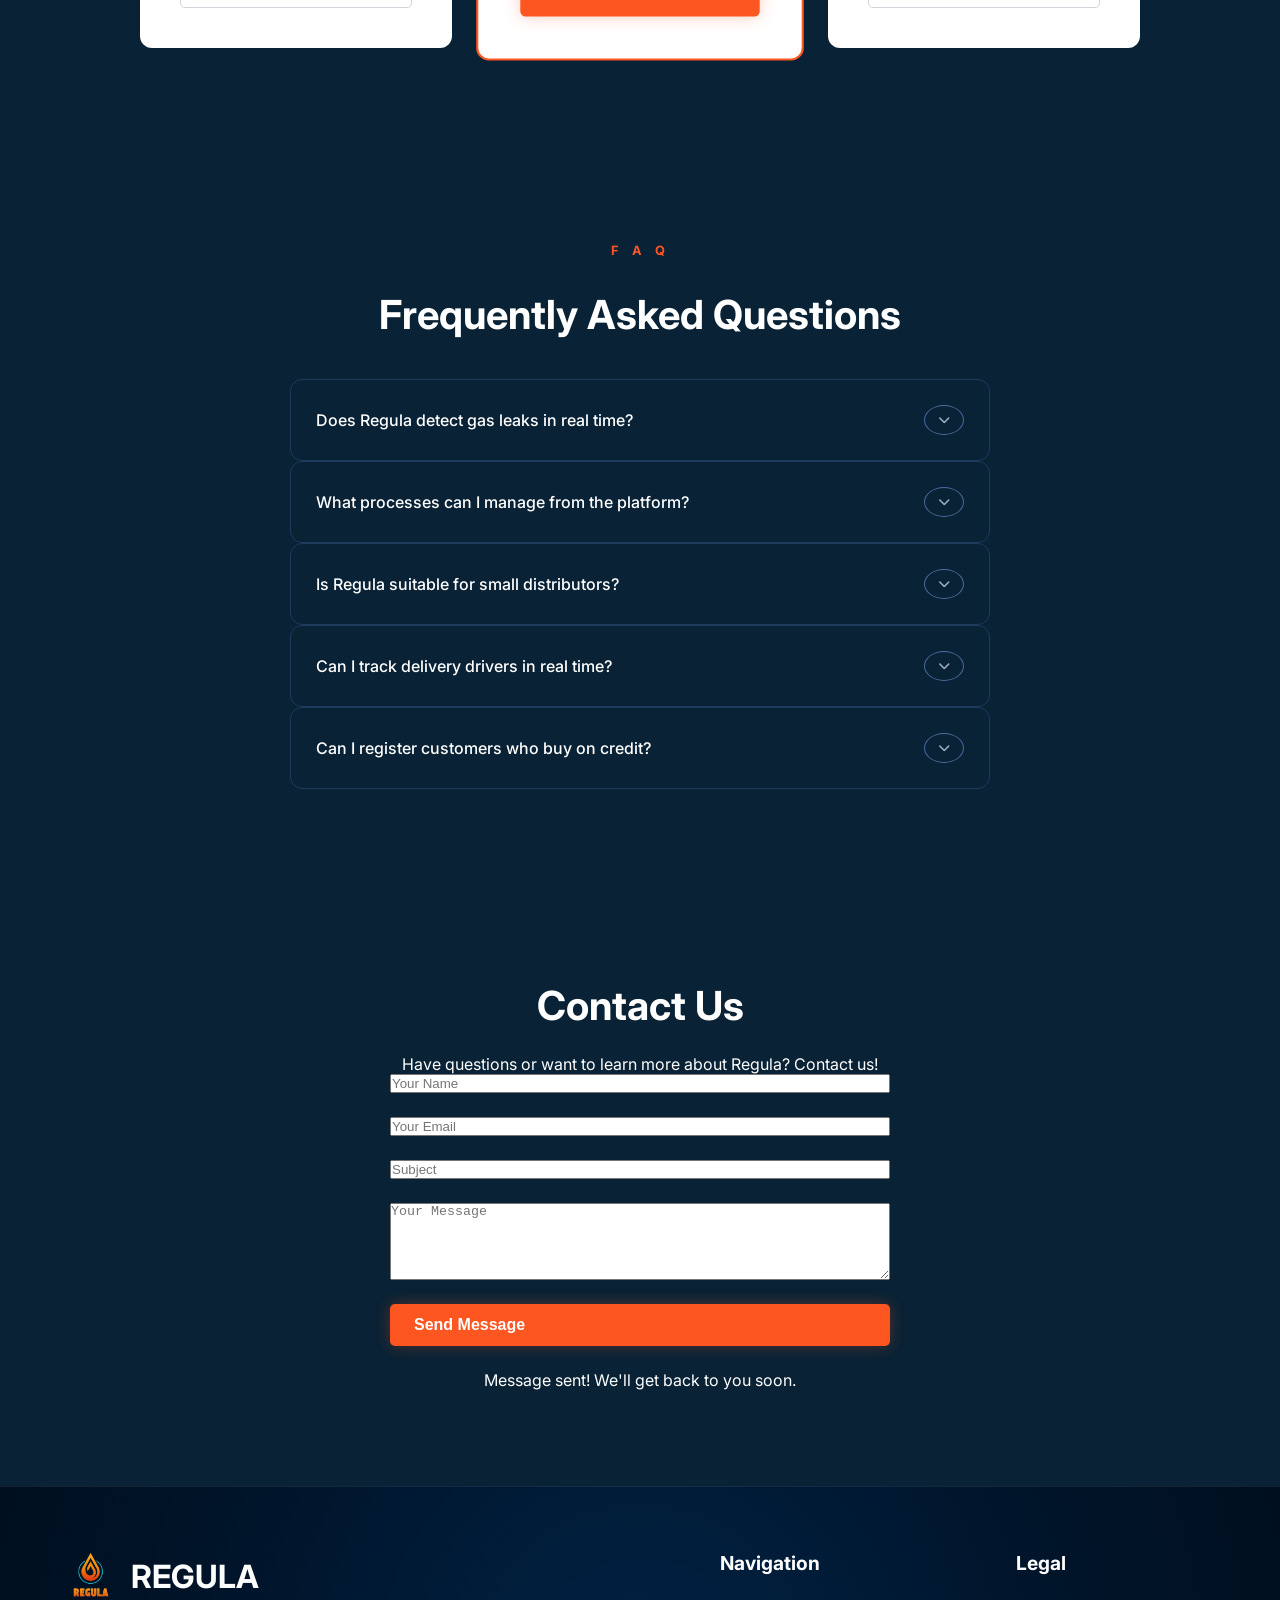
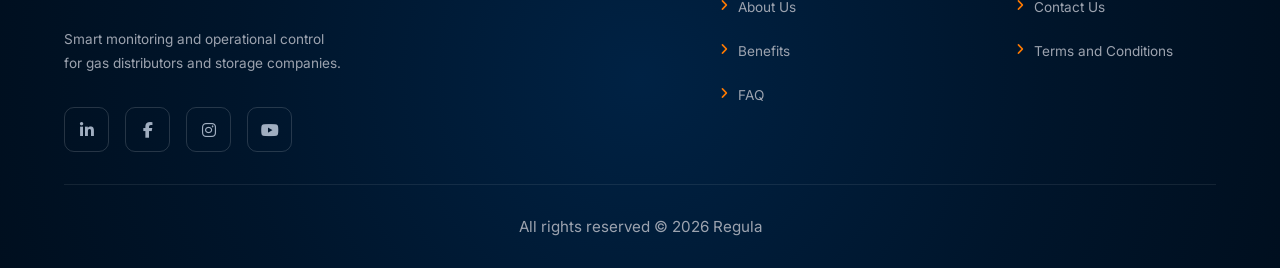
<file: public/index.html>
﻿<!DOCTYPE html>
<html lang="es">
<head>
    <meta charset="UTF-8">
    <meta name="viewport" content="width=device-width, initial-scale=1.0">
    <title>Regula - Intelligent Gas Cylinder Monitoring</title>
    <link rel="stylesheet" href="assets/css/styles.css">
    <link href="https://fonts.googleapis.com/css2?family=Inter:wght@300;400;500;600;700&display=swap" rel="stylesheet">
    <link rel="stylesheet" href="https://cdnjs.cloudflare.com/ajax/libs/font-awesome/6.4.0/css/all.min.css">
    <link rel="stylesheet"href="https://cdnjs.cloudflare.com/ajax/libs/font-awesome/6.5.1/css/all.min.css">
</head>
<body>

    <header class="navbar">
        <div class="logo">
            <img src="assets/icons/logo-regula.png" alt="logo" width="55" height="auto">
            <span><b>REGULA</b></span>
        </div>

        <nav id="nav">
            <a href="#hero" class="active" data-i18n="nav_home">Home</a>
            <a href="#about" data-i18n="nav_about">About Us</a>
            <a href="#features" data-i18n="nav_features">Benefits</a>
            <a href="#pricing" data-i18n="nav_pricing">Pricing</a>
            <a href="#faq" data-i18n="nav_faq">FAQ</a>
        </nav>

        <div class="nav-actions">
            <a href="#" class="btn-signin">Sign In</a>
            <a href="#" class="btn-signup">Sign Up</a>
            <button id="langToggle" class="lang-btn">EN</button>
        </div>
    </header>

    <section id="hero" class="hero">
        <div class="hero-container">
            <h1 data-i18n="hero_title">Intelligent Gas<br>Cylinder<br>Monitoring System</h1>
            <p data-i18n="hero_desc">
                Monitor inventory, optimize distribution, and respond to incidents from one intelligent platform.
            </p>

            <div class="buttons">
                <a class="btn-secondary" href="#about-product"><i class="fa-regular fa-circle-play"></i><span data-i18n="btn_video_text">Watch introductory video</span></a>
                <a class="btn-primary" data-i18n="btn_demo" href="https://regula-frontend.firebaseapp.com/" target="_blank"> <i class="fa-solid fa-arrow-right"></i></a>
            </div>

            <div class="hero-metrics">
                <div class="metric">
                    <div class="icon-box"><i class="fa-solid fa-chart-line"></i></div>
                    <div>
                        <h4 data-i18n="metric_1"></h4>
                        <span data-i18n="metric_span1"></span>
                    </div>
                </div>
                <div class="metric">
                    <div class="icon-box"><i class="fa-solid fa-shield-halved"></i></div>
                    <div>
                        <h4 data-i18n="metric_2"></h4>
                        <span data-i18n="metric_span2"></span>
                    </div>
                </div>
                <div class="metric">
                    <div class="icon-box"><i class="fa-solid fa-truck-fast"></i></div>
                    <div>
                        <h4 data-i18n="metric_3"></h4>
                        <span data-i18n="metric_span3"></span>
                    </div>
                </div>
            </div>
            <p class="hero-note" data-i18n="metric_text"></p>
        </div>
    </section>

    <section id="about" class="about">
        <div class="section-tag"><span class="line"></span> ABOUT REGULA <span class="line"></span></div>
        <h2 data-i18n="nav_about">About Us</h2>
        <p class="section-desc" data-i18n="about_desc"></p>

        <div class="about-grid">
            <div class="about-card">
                <i class="fa-solid fa-shield-cat icon-large"></i>
                <h3 data-i18n="about_h3_1"></h3>
                <div class="card-line"></div>
                <p data-i18n="about_p_1"></p>
            </div>
            <div class="about-card">
                <i class="fa-solid fa-laptop-medical icon-large"></i>
                <h3 data-i18n="about_h3_2"></h3>
                <div class="card-line"></div>
                <p data-i18n="about_p_2"></p>
            </div>
            <div class="about-card">
                <i class="fa-solid fa-satellite-dish icon-large"></i>
                <h3 data-i18n="about_h3_3"></h3>
                <div class="card-line"></div>
                <p data-i18n="about_p_3"></p>
            </div>
            <div class="about-card">
                <i class="fa-solid fa-users-gear icon-large"></i>
                <h3 data-i18n="about_h3_4"  ></h3>
                <div class="card-line"></div>
                <p data-i18n="about_p_4"></p>
            </div>
        </div>
    </section>

    <section class="our-team" id="our-team">

    <div class="section-tag">
        <span class="line"></span>
        <span data-i18n="team_title">Our Team</span>
        <span class="line"></span>
    </div>

    <h2 data-i18n="team_subtitle">
        Meet the professionals behind REGULA
    </h2>

    <p class="team-intro" data-i18n="team_intro">
        A multidisciplinary team focused on innovation,
        operational efficiency and intelligent monitoring solutions.
    </p>

    <div class="team-grid">

        <div class="team-member">
            <img src="assets/images/Kevin.jpeg" alt="Kevin">
            <h4>Kevin Edu Lopez Montalvo</h4>
            <span class="member-code">5to Ciclo · Ing. Software</span>
            <span class="role">Backend Developer</span>
            <button class="team-btn"
                    onclick="openModal(
                    'Kevin Edu Lopez Montalvo',
                    'Soy estudiante de Ingeniería de Software y actualmente curso el quinto ciclo. Me considero una persona responsable, proactiva y con gran motivación por aprender. En el curso de Aplicaciones Web, veo este proyecto como una oportunidad para desarrollar una solución orientada a la seguridad y gestión de balones de gas, aplicando tecnologías web, trabajo en equipo y buenas prácticas de desarrollo. Me interesa especialmente cómo el software puede aportar a la seguridad y eficiencia en procesos reales, por lo que busco fortalecer mis habilidades técnicas y colaborar activamente con mis compañeros para lograr un resultado sólido.'
                    )">
                View Profile
            </button>
        </div>

        <div class="team-member">
            <img src="assets/images/David.png" alt="David">
            <h4>David</h4>
            <span class="member-code">6to Ciclo · Ing. Software</span>
            <span class="role">UI/UX Designer</span>
            <button class="team-btn"
                    onclick="openModal(
                    'David',
                    'Soy estudiante de Ingeniería de Software del sexto ciclo. Me considero una persona responsable, colaborativa y comprometida con el desarrollo de soluciones tecnológicas de calidad. Cuento con sólida capacidad para resolver problemas y un enfoque claro en las buenas prácticas de desarrollo. Aporto al equipo con organización, comunicación fluida y un genuino compromiso por construir soluciones tecnológicas que marquen la diferencia. Busco contribuir activamente en cada etapa del proyecto, desde el diseño hasta la implementación.'
                    )">
                View Profile
            </button>
        </div>

    </div>

    <div class="team-video" style="max-width: 800px; margin: 3rem auto 0; text-align: center;">
        <div class="section-tag"><span class="line"></span> <span data-i18n="video_team_title">Video About the Team</span> <span class="line"></span></div>
        <div class="video-responsive" style="position: relative; padding-bottom: 56.25%; height: 0; overflow: hidden; border-radius: 12px; margin-top: 1.5rem;">
            <iframe style="position: absolute; top: 0; left: 0; width: 100%; height: 100%;" src="https://www.youtube.com/embed/A2doTpKOJf8" title="About the team" frameborder="0" allow="accelerometer; autoplay; clipboard-write; encrypted-media; gyroscope; picture-in-picture; web-share" referrerpolicy="strict-origin-when-cross-origin" allowfullscreen></iframe>
        </div>
    </div>

</section>


<div class="team-modal" id="teamModal">
    <div class="modal-content">
        <span class="close-modal" onclick="closeModal()">
            &times;
        </span>
        <h3 id="modalName"></h3>
        <p id="modalDescription"></p>
    </div>
</div>

    <section id="features" class="benefits">
        <div class="section-tag"><span class="line"></span> <span data-i18n="features_title"> Benefits </span><span class="line"></span></div>
        
        <h2 data-i18n="benefits_title"></h2>

        <div class="benefits-grid">
            <div class="benefit-card">
                <i class="fa-solid fa-location-dot" style="color: var(--accent)"></i>
                <div>
                    <h3 data-i18n="f4"></h3>
                    <p data-i18n="p1"></p>
                </div>
            </div>
            <div class="benefit-card">
                <i class="fa-solid fa-shield-halved" style="color: #22c55e"></i>
                <div>
                    <h3 data-i18n="f3"></h3>
                    <p data-i18n="p2"></p>
                </div>
            </div>
            <div class="benefit-card">
                <i class="fa-solid fa-box-open" style="color: #60a5fa"></i>
                <div>
                    <h3 data-i18n="f1">Inventory control</h3>
                    <p data-i18n="p3"></p>
                </div>
            </div>
            <div class="benefit-card">
                <i class="fa-solid fa-truck" style="color: #d1d5db"></i>
                <div>
                    <h3 data-i18n="f2">Distribution management</h3>
                    <p data-i18n="p4"></p>
                </div>
            </div>
            <div class="benefit-card">
                <i class="fa-solid fa-chart-simple" style="color: #2dd4bf"></i>
                <div>
                    <h3 data-i18n="f5"></h3>
                    <p data-i18n="p5"></p>
                </div>
            </div>
            <div class="benefit-card">
                <i class="fa-solid fa-mobile-screen" style="color: #4ade80"></i>
                <div>
                    <h3 data-i18n="f6"></h3>
                    <p data-i18n="p6"></p>
                </div>
            </div>
        </div>

        <div class="security-banner">
            <div class="banner-content">
                <div class="shield-icon"><i class="fa-solid fa-shield"></i></div>
                <div>
                    <h4 data-i18n="benefits_h4"></h4>
                    <p data-i18n="p7"></p>
                </div>
            </div>
            <a href="#" class="enterprise-link">Enterprise security</a>
        </div>
    </section>



    <section id="about-product" class="about-product">

        <div class="product-video">
            <div class="section-tag"><span class="line"></span> <span data-i18n="video_tittle">Video about the product</span><span class="line"></span></div>
            <h2 data-i18n="video_tittle">Video About the Product</h2>

            <div class="video-responsive">
                <iframe
                    src="https://www.youtube.com/embed/2Is8hdqSGRY"
                    title="About the product"
                    frameborder="0"
                    allow="accelerometer; autoplay; clipboard-write; encrypted-media; gyroscope; picture-in-picture; web-share"
                    referrerpolicy="strict-origin-when-cross-origin"
                    allowfullscreen>
                </iframe>
            </div>
        </div>
    </section>



    <section id="pricing" class="pricing">
        <div class="section-tag"><span class="line"></span> <span data-i18n="pricing_head">Pricing</span><span class="line"></span></div>
        <h2 data-i18n="pricing_title">Choose the right plan for your gas operation</h2>

        <div class="pricing-toggle">
            <button class="active" data-i18n="pricing_monthly">Monthly</button>
            <button data-i18n="pricing_annual">Annual</button>
        </div>

        <div class="pricing-grid">
            <div class="price-card">
                <div class="plan-header" data-i18n="basic">
                    <i class="fa-solid fa-cube"></i> Basic
                </div>
                <p class="plan-desc" data-i18n="pricing_sub1">For small distributors</p>
                <div class="price"><span>S/</span> 99 <small data-i18n="pricing_monthly">/ month</small></div>
                <ul>
                    <li>
                        <i class="fa-solid fa-circle-check"></i>
                        <span data-i18n="price_text1">Inventory entries and exits</span>
                    </li>
                    <li>
                        <i class="fa-solid fa-circle-check" ></i>
                        <span data-i18n="price_text2">Stock overview</span>
                    </li>
                    <li>
                        <i class="fa-solid fa-circle-check" ></i>
                        <span data-i18n="price_text3">Basic movement history</span>
                    </li>
                </ul>
                <button class="btn-outline">Choose Basic</button>
            </div>

            <div class="price-card popular">
                <div class="badge" data-i18n="popular">Most popular</div>
                <div class="plan-header" data-i18n="standard">
                    <i class="fa-solid fa-star"></i> Standard
                </div>
                <p class="plan-desc" data-i18n="pricing_sub2">For growing operations</p>
                <div class="price"><span>S/</span> 199 <small data-i18n="pricing_monthly">/ month</small></div>
                <ul>
                    <li>
                        <i class="fa-solid fa-circle-check" ></i>
                        <span data-i18n="price_text4">Everything in Basic</span>
                    </li>
                    <li>
                        <i class="fa-solid fa-circle-check" ></i>
                        <span data-i18n="price_text5">Gas leak alerts</span>
                    </li>
                    <li>
                        <i class="fa-solid fa-circle-check" ></i>
                        <span data-i18n="price_text6">Delivery tracking</span>
                    </li>
                </ul>
                <button class="btn-primary">Choose Standard</button>
            </div>

            <div class="price-card">
                <div class="plan-header" data-i18n="premium">
                    <i class="fa-solid fa-gem"></i> Premium
                </div>
                <p class="plan-desc" data-i18n="pricing_sub3">For multiple sites</p>
                <div class="price"><span>S/</span> 349 <small data-i18n="pricing_monthly">/ month</small></div>
                <ul>
                    <li>
                        <i class="fa-solid fa-circle-check" ></i>
                        <span data-i18n="price_text7">Everything in Standard</span>
                    </li>
                    <li>
                        <i class="fa-solid fa-circle-check" ></i>
                        <span data-i18n="price_text8">Full real-time monitoring</span>
                    </li>
                    <li>
                        <i class="fa-solid fa-circle-check" ></i>
                        <span data-i18n="price_text9">Advanced analytics</span>
                    </li>
                </ul>
                <button class="btn-outline">Choose Premium</button>
            </div>
        </div>
    </section>

    <section id="faq" class="faq">
    <div class="section-tag" style="letter-spacing: 5px;">
        F A Q
    </div>

    <h2 data-i18n="faq_title">
        Frequently Asked Questions
    </h2>

    <div class="faq-container">
        <div class="faq-item">
            <div class="faq-question">
                <span data-i18n="faq_1">
                    Does Regula detect gas leaks in real time?
                </span>

                <div class="icon-circle">
                    <i class="fa-solid fa-chevron-down"></i>
                </div>
            </div>
            <div class="faq-answer" data-i18n="answer_1">
                Yes. Regula continuously monitors gas cylinders
                and instantly alerts operators when abnormal
                gas leak patterns are detected.
            </div>
        </div>

        <div class="faq-item">
            <div class="faq-question">
                <span data-i18n="faq_2">
                    What processes can I manage from the platform?
                </span>
                <div class="icon-circle">
                    <i class="fa-solid fa-chevron-down"></i>
                </div>
            </div>
            <div class="faq-answer" data-i18n="answer_2">
                You can manage inventory, deliveries,
                customer records, routes and operational monitoring.
            </div>
        </div>

        <div class="faq-item">
            <div class="faq-question">
                <span data-i18n="faq_3">
                    Is Regula suitable for small distributors?
                </span>
                <div class="icon-circle">
                    <i class="fa-solid fa-chevron-down"></i>
                </div>
            </div>
            <div class="faq-answer" data-i18n="answer_3">
                Absolutely. Regula adapts to both
                small and large gas distribution operations.
            </div>
        </div>

        <div class="faq-item">
            <div class="faq-question">
                <span data-i18n="faq_4">
                    Can I track delivery drivers in real time?
                </span>
                <div class="icon-circle">
                    <i class="fa-solid fa-chevron-down"></i>
                </div>
            </div>
            <div class="faq-answer" data-i18n="answer_4">
                Yes. The platform provides live tracking
                and route monitoring for delivery drivers.
            </div>
        </div>

        <div class="faq-item">
            <div class="faq-question">
                <span data-i18n="faq_5">
                    Can I register customers who buy on credit?
                </span>
                <div class="icon-circle">
                    <i class="fa-solid fa-chevron-down"></i>
                </div>
            </div>
            <div class="faq-answer" data-i18n="answer_5">
                Yes. Regula allows customer credit management,
                payment tracking and debt monitoring.
            </div>
        </div>
    </div>
</section>

    <section class="form" id="contact-section">
        <div class="form-container">
            <h2 data-i18n="contact_title">Contact Us</h2>
            <p data-i18n="contact_desc">
                Have questions or want to learn more about Regula? Contact us!
            </p>

            <form action="#" method="post" class="contact-form" id="contactForm">
                <input type="text" name="name" placeholder="Your Name" required>
                <input type="email" name="email" placeholder="Your Email" required>
                <input type="text" name="subject" placeholder="Subject" required>
                <textarea name="message" rows="5" placeholder="Your Message" required></textarea>
                <button type="submit" class="btn-primary">Send Message</button>
                <p class="contact-success" id="contactSuccess">Message sent! We'll get back to you soon.</p>
            </form>
        </div>
    </section>

    <footer class="footer">
        <div class="footer-container">
            <div class="footer-brand">
            <div class="footer-logo">
                <img src="assets/icons/logo-regula.png" alt="regula logo" width="55" height="auto">
                <span>REGULA</span>
            </div>
            <p data-i18n="footer_text">
                Smart monitoring and operational control
                for gas distributors and storage companies.
            </p>
            <div class="socials">
                <a href="#"><i class="fa-brands fa-linkedin-in"></i></a>
                <a href="#"><i class="fa-brands fa-facebook-f"></i></a>
                <a href="#"><i class="fa-brands fa-instagram"></i></a>
                <a href="#"><i class="fa-brands fa-youtube"></i></a>
            </div>
        </div>

            <div class="footer-links">
            <div class="footer-column">
                <h4>Navigation</h4>
                <a href="#">
                    <i class="fa-solid fa-angle-right"></i>
                    About Us
                </a>
                <a href="#">
                    <i class="fa-solid fa-angle-right"></i>
                    Benefits
                </a>
                <a href="#">
                    <i class="fa-solid fa-angle-right"></i>
                    FAQ
                </a>
            </div>

        <div class="footer-column">
            <h4>Legal</h4>
                    <a href="#contact-section" class="footer-contact-link">
                        <i class="fa-solid fa-angle-right"></i>
                        Contact Us
                    </a>
                    <a href="#">
                        <i class="fa-solid fa-angle-right"></i>
                        Terms and Conditions
                    </a>
                </div>
            </div>
        </div>



        <div class="footer-bottom">
            <p data-i18n="copyright">All rights reserved © 2026 Regula</p>
        </div>
           

        </div>
    </footer>

    <script src="assets/js/scripts.js"></script>
    <script src="assets/js/i18n.js"></script>
</body>
</file>
<file: docs/assets/css/styles.css>
html{
    scroll-behavior: smooth;
}

:root {
    --primary-bg: #092235;
    --secondary-bg: #131e2d;
    --accent: #fd5621;
    --accent-hover: #e04515;
    --text-main: #ffffff;
    --text-muted: #9ca3af;
    --border-color: #1f2937;
    --card-light: #ffffff;
}

* {
    margin: 0;
    padding: 0;
    box-sizing: border-box;
}

.our-team{
    padding: 7rem 4rem;
    text-align: center;
}

.team-intro{
    max-width: 700px;
    margin: 1rem auto 4rem;

    color: var(--text-muted);
    line-height: 1.8;
}

.team-grid{
    display: flex;
    justify-content: center;
    gap: 2rem;
    flex-wrap: wrap;
}

.team-member{
    width: 250px;
    background: rgba(255,255,255,0.03);
    border: 1px solid rgba(255,255,255,0.08);
    border-radius: 24px;
    padding: 2rem;
    transition: 0.3s ease;
}

.team-member:hover{
    transform: translateY(-10px);
    border-color: var(--accent);
    box-shadow: 0 10px 30px rgba(0,0,0,0.2);
}

.team-member img{
    width: 120px;
    height: 120px;
    object-fit: cover;
    border-radius: 50%;
    margin-bottom: 1.5rem;
    border: 3px solid var(--accent);
}

.team-member h4{
    font-size: 1.2rem;
    margin-bottom: 0.5rem;
}

.role{
    display: block;
    color: var(--accent);
    margin-bottom: 1.5rem;
    font-size: 0.95rem;
}

.team-btn{
    border: none;
    background: var(--accent);
    color: white;
    padding: 0.8rem 1.5rem;
    border-radius: 12px;
    cursor: pointer;
    transition: 0.3s ease;
}

.team-btn:hover{
    transform: scale(1.05);
}


.team-modal{
    position: fixed;
    inset: 0;
    background: rgba(0,0,0,0.7);
    display: none;
    justify-content: center;
    align-items: center;
    z-index: 999;
}

.modal-content{
    width: 90%;
    max-width: 500px;
    background: #0b1d2d;
    padding: 3rem;
    border-radius: 24px;
    position: relative;
    text-align: center;
}

.modal-content h3{
    margin-bottom: 1rem;
}

.modal-content p{
    color: var(--text-muted);
    line-height: 1.7;
}

.close-modal{
    position: absolute;
    top: 15px;
    right: 20px;
    font-size: 2rem;
    cursor: pointer;
}

body {
    font-family: 'Inter', sans-serif;
    background-color: var(--primary-bg);
    color: var(--text-main);
    overflow-x: hidden;
}

a {
    text-decoration: none;
    color: inherit;
}

ul {
    list-style: none;
}

.navbar {
    background: transparent;
}

.navbar {
    position: fixed;
    top: 0;
    width: 100%;
    display: flex;
    justify-content: space-between;
    align-items: center;
    padding: 1.5rem 4rem;
    border-bottom: 1px solid var(--border-color);
    z-index: 100;
    transition: all 0.3s ease;
}

.navbar nav a {
    position: relative;
    text-decoration: none;
    transition: color 0.3s ease;
}

.navbar nav a::after {
    content: "";

    position: absolute;
    left: 0;
    bottom: -6px;

    width: 0%;
    height: 2px;

    background: var(--accent);

    transition: width 0.3s ease;
}

.navbar nav a:hover {
    color: var(--accent);
}

.navbar nav a:hover::after {
    width: 100%;
}

.navbar.scrolled {
    background-color: rgba(9, 34, 53, 0.95);
    backdrop-filter: blur(10px);
    box-shadow: 0 4px 20px rgba(0,0,0,0.2);
    padding: 1rem 4rem;
}

.logo {
    display: flex;
    align-items: center;
    gap: 10px;
    font-size: 1.2rem;
    letter-spacing: 1px;
}

.navbar nav {
    display: none;
}

.nav-actions {
    display: flex;
    align-items: center;
    gap: 1.5rem;
    font-size: 0.9rem;
}

.btn-signin:hover { color: var(--accent); }
.btn-signup {
    border: 1px solid var(--text-muted);
    padding: 8px 20px;
    border-radius: 5px;
    transition: 0.3s;
}
.btn-signup:hover { background: var(--secondary-bg); }

.lang-btn {
    background: transparent;
    color: var(--text-main);
    border: none;
    cursor: pointer;
    font-family: inherit;
    font-weight: bold;
}

.hero {
      min-height: 100vh;
    display: flex;
    align-items: center;
    justify-content: flex-start;
    padding: 8rem 4rem 4rem 4rem;
    background-image: linear-gradient(
        to right,
        rgba(9, 34, 53, 0.95) 0%,
        rgba(9, 34, 53, 0.7) 100%
    ),
    url('../images/hero.jpg');

    background-size: cover;
    background-position: center;
    
}

.hero-container {
    max-width: 800px;
    width: 100%;
    text-align: left;
    display: flex;
    flex-direction: column;
    margin-left: 7rem;
}

.hero h1 {
    font-size: 3.5rem;
    line-height: 1.1;
    margin-bottom: 1.5rem;
}

.hero p {
    font-size: 1.1rem;
    color: var(--text-muted);
    margin-bottom: 2.5rem;
    max-width: 600px;
    line-height: 1.6;
}

.buttons {
    display: flex;
    gap: 1rem;
    margin-bottom: 3rem;
}

.btn-primary {
    background-color: var(--accent);
    color: white;
    border: none;
    padding: 12px 24px;
    border-radius: 5px;
    font-size: 1rem;
    font-weight: 600;
    cursor: pointer;
    display: flex;
    align-items: center;
    gap: 10px;
    transition: 0.3s;
    box-shadow: 0 0 15px rgba(253,86,33,0.3);
}

.btn-primary:hover { background-color: var(--accent-hover); }

.btn-secondary {
    background-color: transparent;
    color: white;
    border: 1px solid var(--text-muted);
    padding: 12px 24px;
    border-radius: 5px;
    font-size: 1rem;
    cursor: pointer;
    display: flex;
    align-items: center;
    gap: 10px;
    transition: 0.3s;
}

.btn-secondary:hover { background-color: var(--secondary-bg); }
.btn-secondary i { color: var(--accent); }

.hero-metrics {
    display: flex;
    flex-wrap: wrap;
    gap: 2rem;
    border-top: 1px solid var(--border-color);
    padding-top: 2rem;
}

.metric {
    display: flex;
    align-items: center;
    gap: 15px;
}

.icon-box {
    width: 45px;
    height: 45px;
    border: 1px solid var(--text-muted);
    border-radius: 5px;
    display: flex;
    align-items: center;
    justify-content: center;
}

.metric h4 { font-size: 0.9rem; margin-bottom: 3px; }
.metric span { font-size: 0.8rem; color: var(--text-muted); }
.hero-note { font-size: 0.8rem; color: var(--text-muted); margin-top: 1.5rem; }

section { padding: 6rem 4rem; text-align: center; }
.section-tag {
    color: var(--accent);
    font-size: 0.8rem;
    font-weight: bold;
    letter-spacing: 2px;
    text-transform: uppercase;
    margin-bottom: 1rem;
    display: flex;
    align-items: center;
    justify-content: center;
    gap: 15px;
}
.section-tag .line { width: 30px; height: 1px; background-color: var(--accent); }
section h2 { font-size: 2.5rem; margin-bottom: 1.5rem; }

.section-desc { color: var(--text-muted); max-width: 800px; margin: 0 auto 4rem auto; line-height: 1.6; }
.about-grid { display: grid; grid-template-columns: repeat(auto-fit, minmax(250px, 1fr)); gap: 1.5rem; }
.about-card {
    background-color: var(--card-light);
    color: var(--primary-bg);
    padding: 2.5rem 1.5rem;
    border-radius: 12px;
    text-align: center;
    transition: transform 0.3s;
}
.about-card:hover { transform: translateY(-10px); }
.icon-large { font-size: 2.5rem; color: #2563eb; margin-bottom: 1.5rem; }
.about-card h3 { margin-bottom: 0.5rem; font-size: 1.2rem; }
.card-line { width: 30px; height: 3px; background-color: var(--accent); margin: 0 auto 1rem auto; }
.about-card p { font-size: 0.85rem; color: #4b5563; line-height: 1.5; }


.benefits { background-color: var(--primary-bg); border-top: 1px solid var(--border-color); }
.benefits-grid { display: grid; grid-template-columns: repeat(auto-fit, minmax(300px, 1fr)); gap: 1.5rem; max-width: 1100px; margin: 0 auto; text-align: left; }
.benefit-card { background-color: var(--secondary-bg); border: 1px solid var(--border-color); padding: 1.5rem; border-radius: 10px; display: flex; gap: 1rem; }
.benefit-card i { font-size: 1.5rem; margin-top: 5px; }
.benefit-card h3 { margin-bottom: 8px; font-size: 1.1rem; }
.benefit-card p { font-size: 0.85rem; color: var(--text-muted); line-height: 1.5; }

.security-banner {
    background-color: var(--secondary-bg);
    border: 1px solid var(--border-color);
    max-width: 1100px;
    margin: 3rem auto 0 auto;
    padding: 1.5rem;
    border-radius: 10px;
    display: flex;
    justify-content: space-between;
    align-items: center;
    text-align: left;
}
.banner-content { display: flex; align-items: center; gap: 1rem; }
.shield-icon { width: 50px; height: 50px; background-color: var(--primary-bg); border-radius: 50%; display: flex; align-items: center; justify-content: center; font-size: 1.2rem; border: 1px solid var(--border-color); }
.enterprise-link { color: #60a5fa; font-size: 0.9rem; }

.pricing-toggle { margin-bottom: 3rem; }
.pricing-toggle button { background: transparent; border: 1px solid var(--border-color); color: var(--text-muted); padding: 10px 25px; cursor: pointer; }
.pricing-toggle button.active { background: var(--border-color); color: white; }
.pricing-toggle button:first-child { border-radius: 20px 0 0 20px; }
.pricing-toggle button:last-child { border-radius: 0 20px 20px 0; border-left: none; }

.pricing-grid { display: grid; grid-template-columns: repeat(auto-fit, minmax(300px, 1fr)); gap: 2rem; max-width: 1000px; margin: 0 auto; align-items: center; }
.price-card { background-color: var(--card-light); color: var(--primary-bg); padding: 2.5rem; border-radius: 12px; text-align: left; position: relative; }
.price-card.popular { transform: scale(1.05); border: 2px solid var(--accent); }
.badge { position: absolute; top: -12px; left: 50%; transform: translateX(-50%); background: var(--accent); color: white; padding: 5px 15px; font-size: 0.7rem; font-weight: bold; border-radius: 15px; }
.plan-header { display: flex; align-items: center; gap: 10px; font-size: 1.2rem; font-weight: bold; margin-bottom: 5px; }
.plan-header i { color: var(--accent); background: #f3f4f6; padding: 8px; border-radius: 5px; }
.plan-desc { font-size: 0.8rem; color: #6b7280; margin-bottom: 1.5rem; }
.price { font-size: 2.5rem; font-weight: bold; margin-bottom: 2rem; }
.price span { font-size: 1.5rem; }
.price small { font-size: 0.9rem; color: #6b7280; font-weight: normal; }
.price-card ul { margin-bottom: 2rem; }
.price-card li { display: flex; align-items: center; gap: 10px; font-size: 0.9rem; margin-bottom: 12px; }
.price-card li i { color: #22c55e; }
.btn-outline { width: 100%; padding: 12px; border: 1px solid #d1d5db; background: transparent; border-radius: 5px; cursor: pointer; font-weight: bold; transition: 0.3s; }
.btn-outline:hover { background: #f3f4f6; }
.price-card.popular .btn-primary { width: 100%; justify-content: center; }

.faq-item{
    background-color: transparent;
    border: 1px solid #1e3a5f;
    border-radius: 12px;
    transition: all 0.3s ease;
    overflow: hidden;
}

.faq-item:hover{
    background-color: #0d1e30;
    border-color: #2b4c7e;
}

.faq-question{
    display: flex;
    justify-content: space-between;
    align-items: center;
    padding: 20px 25px;
    cursor: pointer;
    min-height: 80px;
}

.faq-question span{
    flex: 1;
    display: flex;
    align-items: center;
    font-weight: 500;
    font-size: 1rem;
    line-height: 1.5;
}

.faq-answer{
    max-height: 0;
    overflow: hidden;
    opacity: 0;
    transition:
        max-height 0.4s ease,
        opacity 0.3s ease,
        padding 0.3s ease;
    color: var(--text-muted);
    line-height: 1.7;
    padding: 0 25px;
}

.faq-item.active .faq-answer{
    max-height: 200px;
    opacity: 1;
    padding: 0 25px 20px 25px;
}

.icon-circle{
    width: 40px;
    height: 50px;
    display: flex;
    justify-content: center;
    align-items: center;
    border-radius: 50%;
    border: 1px solid rgba(255,255,255,0.1);
}

.icon-circle i{
    transition: transform 0.3s ease;
}

.faq-item.active .icon-circle i{
    transform: rotate(180deg);
}

.icon-circle {
    width: 40px;
    height: 30px;
    border: 1px solid #4b6a9c;
    border-radius: 50%;
    display: flex;
    align-items: center;
    justify-content: center;
    color: #a0aec0;
    font-size: 0.75rem;
}

.faq-container {
   max-width: 700px;
}

.faq {
    display: flex;
    align-items: center;
    flex-direction: column;
    gap: 1rem;
}
.footer {
    background-color: var(--primary-bg);
    border-top: 1px solid #1e3a5f;
    padding: 4rem 4rem 2rem 4rem;
}

.footer-grid {
    display: grid;
    grid-template-columns: 2fr 1fr 1fr;
    gap: 3rem;
    max-width: 1100px;
    margin: 0 auto;
    margin-bottom: 3rem;
}

.footer-brand .logo {
    display: flex;
    align-items: center;
    gap: 10px;
    font-size: 1.3rem;
    letter-spacing: 1px;
    margin-bottom: 1rem;
}

.footer-brand p {
    font-size: 0.85rem;
    color: var(--text-muted);
    line-height: 1.6;
    margin-bottom: 1.5rem;
}

.socials {
    display: flex;
    gap: 10px;
}

.socials a {
    display: inline-flex;
    align-items: center;
    justify-content: center;
    width: 38px;
    height: 38px;
    border: 1px solid #1e3a5f;
    border-radius: 8px;
    color: #a0aec0;
    transition: 0.3s;
}

.socials a:hover {
    color: white;
    border-color: var(--accent);
    background-color: rgba(253, 86, 33, 0.1);
}

.footer-links.divider {
    border-left: 1px solid #1e3a5f;
    padding-left: 3rem;
}

.footer-links h4 {
    margin-bottom: 1.5rem;
    font-size: 1rem;
    color: white;
}

.footer-links a {
    display: flex;
    align-items: center;
    gap: 10px;
    font-size: 0.85rem;
    color: var(--text-muted);
    margin-bottom: 12px;
    transition: 0.3s;
}

.footer-links .arrow {
    color: var(--accent);
    font-size: 0.6rem;
}

.footer-links a:hover {
    color: white;
}

.copy {
    text-align: center;
    border-top: 1px solid #1e3a5f;
    padding-top: 2rem;
    font-size: 0.8rem;
    color: var(--text-muted);
}

/*--------------------------------------------*/

.about-product{
    padding: 6rem 4rem;
    display: flex;
    justify-content: center;
}

.product-video{
    width: 100%;
    max-width: 1100px;
}

.product-video h2{
    font-size: 2.5rem;
    margin-bottom: 2rem;
    text-align: center;
}

.video-placeholder{
    width: 100%;
    height: 500px;

    border: 2px dashed rgba(255,255,255,0.2);
    border-radius: 24px;

    display: flex;
    flex-direction: column;
    justify-content: center;
    align-items: center;

    background: rgba(255,255,255,0.03);

    color: white;
}

.video-placeholder i{
    font-size: 4rem;
    margin-bottom: 1rem;
    opacity: 0.8;
}

.video-placeholder p{
    font-size: 1.1rem;
    color: var(--text-muted);
}

.footer{
    background:
        radial-gradient(circle at center,
        #002244 0%,
        #00152b 60%,
        #000f1f 100%);

    padding: 4rem 4rem 2rem;
    border-top: 1px solid rgba(255,255,255,0.08);
}

.footer-container{
    max-width: 1200px;
    margin: auto;

    display: flex;
    justify-content: space-between;
    gap: 1rem;

    padding-bottom: 2rem;
    border-bottom: 1px solid rgba(255,255,255,0.08);
}

.footer-brand{
    flex: 1;
}

.footer-logo{
    display: flex;
    align-items: center;
    gap: 12px;

    font-size: 2rem;
    font-weight: 700;

    margin-bottom: 1.5rem;
}

.footer-logo i{
    color: #ff7a00;
}

.footer-brand p{
    max-width: 310px;

    color: #9ca3af;
    line-height: 1.8;

    margin-bottom: 2rem;
}

.socials{
    display: flex;
    gap: 1rem;
}

.socials a{
    width: 45px;
    height: 45px;

    border: 1px solid rgba(255,255,255,0.15);
    border-radius: 10px;

    display: flex;
    align-items: center;
    justify-content: center;

    transition: 0.3s ease;
}

.socials a:hover{
    background: #ff7a00;
    transform: translateY(-3px);
}

.footer-links{
    display: flex;
    gap: 6rem;
}

.footer-column{
    display: flex;
    flex-direction: column;
    gap: 1rem;

    min-width: 200px;
}

.footer-column h4{
    margin-bottom: 0.5rem;
    font-size: 1.2rem;
}

.footer-column a{
    color: #9ca3af;

    display: flex;
    align-items: center;
    gap: 10px;

    transition: 0.3s ease;
}

.footer-column a i{
    color: #ff7a00;
    font-size: 0.8rem;
}

.footer-column a:hover{
    color: white;
    transform: translateX(4px);
}

.footer-bottom{
    text-align: center;
    padding-top: 2rem;

    color: #9ca3af;
    font-size: 0.95rem;
}

.form-container{
    max-width: 500px;
    margin: 0 auto;
}

.contact-form{
    display: flex;
    flex-direction: column;
    gap: 1.5rem;
}


@media (min-width: 768px) {
    .navbar nav { display: flex; gap: 2rem; }
    .navbar nav a { color: var(--text-muted); font-size: 0.9rem; transition: 0.3s; }
    .navbar nav a.active, .navbar nav a:hover { color: white; }
}

@media (max-width: 768px) {
    .hero h1 { font-size: 2.5rem; }
    .price-card.popular { transform: scale(1); }
    .footer-grid { grid-template-columns: 1fr; gap: 2rem; }
    .footer-links.divider { border-left: none; padding-left: 0; border-top: 1px solid #1e3a5f; padding-top: 2rem; }
}

.auth-page {
    min-height: 100vh;
    padding: 8rem 5rem 4rem;
    display: none;
    align-items: center;
    justify-content: space-between;
    gap: 4rem;
    background:
        radial-gradient(circle at right, rgba(22, 73, 105, 0.55), transparent 38%),
        var(--primary-bg);
    text-align: left;
}

.auth-page.active {
    display: flex;
}

.auth-left {
    width: 48%;
    max-width: 560px;
}

.auth-accent-line {
    width: 60px;
    height: 3px;
    background: var(--accent);
    margin-bottom: 2rem;
    position: relative;
}

.auth-accent-line::after {
    content: "";
    position: absolute;
    right: -14px;
    top: 0;
    width: 6px;
    height: 3px;
    background: var(--accent);
}

.auth-left h1 {
    font-size: 3.6rem;
    line-height: 1.15;
    margin-bottom: 1.5rem;
    color: white;
}

.auth-left p {
    font-size: 1.25rem;
    line-height: 1.55;
    color: #d1d5db;
    max-width: 520px;
    margin-bottom: 2.5rem;
}

.auth-benefits {
    display: flex;
    flex-direction: column;
    gap: 1.4rem;
}

.auth-benefit {
    display: flex;
    align-items: center;
    gap: 1.2rem;
}

.auth-icon-box {
    width: 64px;
    height: 64px;
    border: 1px solid #6aa1cf;
    border-radius: 14px;
    display: flex;
    justify-content: center;
    align-items: center;
    color: white;
    font-size: 1.5rem;
    flex-shrink: 0;
}

.auth-icon-box i {
    color: white;
}

.auth-benefit h3 {
    font-size: 1rem;
    margin-bottom: 0.35rem;
    color: white;
}

.auth-benefit span {
    color: #b8c4d2;
    font-size: 0.95rem;
    line-height: 1.45;
}

.auth-card {
    width: 43%;
    max-width: 520px;
    background: #f8fafc;
    color: #102235;
    border-radius: 14px;
    padding: 2.6rem 2.8rem;
    box-shadow: 0 30px 80px rgba(0, 0, 0, 0.28);
}

.auth-card h2 {
    font-size: 2.6rem;
    margin-bottom: 0.4rem;
    color: #102235;
    text-align: left;
}

.auth-card > p {
    color: #516276;
    margin-bottom: 1.4rem;
    font-size: 0.95rem;
}

.auth-form {
    display: flex;
    flex-direction: column;
    gap: 1rem;
}

.auth-field {
    display: flex;
    flex-direction: column;
    gap: 0.45rem;
}

.auth-field label {
    font-size: 0.9rem;
    font-weight: 700;
    color: #102235;
}

.auth-input {
    height: 40px;
    border: 1px solid #cbd5e1;
    border-radius: 7px;
    background: white;
    display: flex;
    align-items: center;
    padding: 0 0.85rem;
    gap: 0.75rem;
}

.auth-input i {
    color: #728197;
    font-size: 1rem;
}

.auth-input input {
    width: 100%;
    height: 100%;
    border: none;
    outline: none;
    background: transparent;
    font-family: inherit;
    color: #102235;
    font-size: 0.92rem;
}

.auth-input input::placeholder {
    color: #9aa8ba;
}

.auth-password-toggle {
    border: none;
    background: transparent;
    cursor: pointer;
    padding: 0;
}

.auth-row {
    display: flex;
    justify-content: space-between;
    align-items: center;
    font-size: 0.85rem;
    margin-top: 0.2rem;
}

.auth-row a,
.auth-switch a,
.terms a {
    color: var(--accent);
    font-weight: 600;
}

.auth-check {
    display: flex;
    align-items: center;
    gap: 0.45rem;
    color: #334155;
    font-size: 0.85rem;
}

.auth-check input {
    width: 16px;
    height: 16px;
    accent-color: var(--accent);
}

.terms {
    align-items: flex-start;
    line-height: 1.5;
}

.auth-submit {
    width: 100%;
    height: 46px;
    border: none;
    background: var(--accent);
    color: white;
    border-radius: 7px;
    font-family: inherit;
    font-weight: 700;
    cursor: pointer;
    margin-top: 0.4rem;
    display: flex;
    align-items: center;
    justify-content: center;
    gap: 0.8rem;
    transition: 0.3s ease;
}

.auth-submit:hover {
    background: var(--accent-hover);
    transform: translateY(-1px);
}

.auth-divider {
    display: flex;
    align-items: center;
    gap: 1rem;
    color: #64748b;
    font-size: 0.85rem;
    margin: 0.6rem 0;
}

.auth-divider span {
    flex: 1;
    height: 1px;
    background: #d7dee8;
}

.auth-divider p {
    margin: 0;
    white-space: nowrap;
}

.google-btn {
    width: 100%;
    height: 42px;
    border: 1px solid #cbd5e1;
    background: white;
    border-radius: 7px;
    font-family: inherit;
    font-weight: 700;
    color: #102235;
    cursor: pointer;
    display: flex;
    align-items: center;
    justify-content: center;
    gap: 0.8rem;
}

.google-icon {
    width: 18px;
    height: 18px;
    object-fit: contain;
}

.auth-switch {
    text-align: center;
    color: #475569;
    font-size: 0.9rem;
    margin-top: 0.3rem;
}

.auth-message {
    display: none;
    padding: 0.8rem;
    border-radius: 7px;
    font-size: 0.9rem;
    text-align: center;
}

.auth-message.success {
    display: block;
    background: #dcfce7;
    color: #166534;
}

.auth-message.error {
    display: block;
    background: #fee2e2;
    color: #991b1b;
}

@media (max-width: 950px) {
    .auth-page {
        flex-direction: column;
        align-items: stretch;
        padding: 7rem 2rem 3rem;
    }

    .auth-left,
    .auth-card {
        width: 100%;
        max-width: none;
    }

    .auth-left h1 {
        font-size: 2.7rem;
    }

    .auth-card {
        padding: 2rem;
    }
}

@media (max-width: 600px) {
    .auth-page {
        padding: 6.5rem 1.2rem 2rem;
    }

    .auth-left h1 {
        font-size: 2.2rem;
    }

    .auth-left p {
        font-size: 1rem;
    }

    .auth-card h2 {
        font-size: 2rem;
    }

    .auth-row {
        align-items: flex-start;
        flex-direction: column;
        gap: 0.7rem;
    }
}

/* ── VIDEO RESPONSIVE ── */
.video-responsive {
    position: relative;
    padding-bottom: 56.25%;
    height: 0;
    overflow: hidden;
    border-radius: 24px;
    box-shadow: 0 24px 64px rgba(0,0,0,0.5);
}
.video-responsive iframe {
    position: absolute;
    top: 0; left: 0;
    width: 100%; height: 100%;
    border: 0;
    border-radius: 24px;
}

/* ── TEAM MEMBER CODE BADGE ── */
.team-member .member-code {
    display: inline-block;
    font-size: 0.72rem;
    font-weight: 700;
    color: var(--accent);
    letter-spacing: 0.04em;
    margin-bottom: 2px;
}

/* ── CONTACT FORM SUCCESS ── */
.contact-success {
    display: none;
    text-align: center;
    color: #4ade80;
    font-weight: 600;
    font-size: 0.9rem;
    padding: 12px;
    background: rgba(74,222,128,0.1);
    border-radius: 12px;
    border: 1px solid rgba(74,222,128,0.25);
}
.contact-success.show { display: block; }

/* ── CONTACT FORM INPUTS ── */
.contact-form input,
.contact-form textarea {
    background: rgba(255,255,255,0.05);
    border: 1px solid rgba(255,255,255,0.12);
    border-radius: 12px;
    padding: 14px 18px;
    color: #fff;
    font-size: 0.95rem;
    font-family: inherit;
    outline: none;
    transition: border-color 0.2s;
    width: 100%;
    resize: vertical;
}
.contact-form input::placeholder,
.contact-form textarea::placeholder { color: rgba(255,255,255,0.35); }
.contact-form input:focus,
.contact-form textarea:focus { border-color: var(--accent); }
</file>
<file: public/assets/css/styles.css>
html{
    scroll-behavior: smooth;
}

:root {
    --primary-bg: #092235;
    --secondary-bg: #131e2d;
    --accent: #fd5621;
    --accent-hover: #e04515;
    --text-main: #ffffff;
    --text-muted: #9ca3af;
    --border-color: #1f2937;
    --card-light: #ffffff;
}

* {
    margin: 0;
    padding: 0;
    box-sizing: border-box;
}

.our-team{
    padding: 7rem 4rem;
    text-align: center;
}

.team-intro{
    max-width: 700px;
    margin: 1rem auto 4rem;

    color: var(--text-muted);
    line-height: 1.8;
}

.team-grid{
    display: flex;
    justify-content: center;
    gap: 2rem;
    flex-wrap: wrap;
}

.team-member{
    width: 250px;
    background: rgba(255,255,255,0.03);
    border: 1px solid rgba(255,255,255,0.08);
    border-radius: 24px;
    padding: 2rem;
    transition: 0.3s ease;
}

.team-member:hover{
    transform: translateY(-10px);
    border-color: var(--accent);
    box-shadow: 0 10px 30px rgba(0,0,0,0.2);
}

.team-member img{
    width: 120px;
    height: 120px;
    object-fit: cover;
    border-radius: 50%;
    margin-bottom: 1.5rem;
    border: 3px solid var(--accent);
}

.team-member h4{
    font-size: 1.2rem;
    margin-bottom: 0.5rem;
}

.role{
    display: block;
    color: var(--accent);
    margin-bottom: 1.5rem;
    font-size: 0.95rem;
}

.team-btn{
    border: none;
    background: var(--accent);
    color: white;
    padding: 0.8rem 1.5rem;
    border-radius: 12px;
    cursor: pointer;
    transition: 0.3s ease;
}

.team-btn:hover{
    transform: scale(1.05);
}


.team-modal{
    position: fixed;
    inset: 0;
    background: rgba(0,0,0,0.7);
    display: none;
    justify-content: center;
    align-items: center;
    z-index: 999;
}

.modal-content{
    width: 90%;
    max-width: 500px;
    background: #0b1d2d;
    padding: 3rem;
    border-radius: 24px;
    position: relative;
    text-align: center;
}

.modal-content h3{
    margin-bottom: 1rem;
}

.modal-content p{
    color: var(--text-muted);
    line-height: 1.7;
}

.close-modal{
    position: absolute;
    top: 15px;
    right: 20px;
    font-size: 2rem;
    cursor: pointer;
}

body {
    font-family: 'Inter', sans-serif;
    background-color: var(--primary-bg);
    color: var(--text-main);
    overflow-x: hidden;
}

a {
    text-decoration: none;
    color: inherit;
}

ul {
    list-style: none;
}

.navbar {
    background: transparent;
}

.navbar {
    position: fixed;
    top: 0;
    width: 100%;
    display: flex;
    justify-content: space-between;
    align-items: center;
    padding: 1.5rem 4rem;
    border-bottom: 1px solid var(--border-color);
    z-index: 100;
    transition: all 0.3s ease;
}

.navbar nav a {
    position: relative;
    text-decoration: none;
    transition: color 0.3s ease;
}

.navbar nav a::after {
    content: "";

    position: absolute;
    left: 0;
    bottom: -6px;

    width: 0%;
    height: 2px;

    background: var(--accent);

    transition: width 0.3s ease;
}

.navbar nav a:hover {
    color: var(--accent);
}

.navbar nav a:hover::after {
    width: 100%;
}

.navbar.scrolled {
    background-color: rgba(9, 34, 53, 0.95);
    backdrop-filter: blur(10px);
    box-shadow: 0 4px 20px rgba(0,0,0,0.2);
    padding: 1rem 4rem;
}

.logo {
    display: flex;
    align-items: center;
    gap: 10px;
    font-size: 1.2rem;
    letter-spacing: 1px;
}

.navbar nav {
    display: none;
}

.nav-actions {
    display: flex;
    align-items: center;
    gap: 1.5rem;
    font-size: 0.9rem;
}

.btn-signin:hover { color: var(--accent); }
.btn-signup {
    border: 1px solid var(--text-muted);
    padding: 8px 20px;
    border-radius: 5px;
    transition: 0.3s;
}
.btn-signup:hover { background: var(--secondary-bg); }

.lang-btn {
    background: transparent;
    color: var(--text-main);
    border: none;
    cursor: pointer;
    font-family: inherit;
    font-weight: bold;
}

.hero {
      min-height: 100vh;
    display: flex;
    align-items: center;
    justify-content: flex-start;
    padding: 8rem 4rem 4rem 4rem;
    background-image: linear-gradient(
        to right,
        rgba(9, 34, 53, 0.95) 0%,
        rgba(9, 34, 53, 0.7) 100%
    ),
    url('../images/hero.jpg');

    background-size: cover;
    background-position: center;
    
}

.hero-container {
    max-width: 800px;
    width: 100%;
    text-align: left;
    display: flex;
    flex-direction: column;
    margin-left: 7rem;
}

.hero h1 {
    font-size: 3.5rem;
    line-height: 1.1;
    margin-bottom: 1.5rem;
}

.hero p {
    font-size: 1.1rem;
    color: var(--text-muted);
    margin-bottom: 2.5rem;
    max-width: 600px;
    line-height: 1.6;
}

.buttons {
    display: flex;
    gap: 1rem;
    margin-bottom: 3rem;
}

.btn-primary {
    background-color: var(--accent);
    color: white;
    border: none;
    padding: 12px 24px;
    border-radius: 5px;
    font-size: 1rem;
    font-weight: 600;
    cursor: pointer;
    display: flex;
    align-items: center;
    gap: 10px;
    transition: 0.3s;
    box-shadow: 0 0 15px rgba(253,86,33,0.3);
}

.btn-primary:hover { background-color: var(--accent-hover); }

.btn-secondary {
    background-color: transparent;
    color: white;
    border: 1px solid var(--text-muted);
    padding: 12px 24px;
    border-radius: 5px;
    font-size: 1rem;
    cursor: pointer;
    display: flex;
    align-items: center;
    gap: 10px;
    transition: 0.3s;
}

.btn-secondary:hover { background-color: var(--secondary-bg); }
.btn-secondary i { color: var(--accent); }

.hero-metrics {
    display: flex;
    flex-wrap: wrap;
    gap: 2rem;
    border-top: 1px solid var(--border-color);
    padding-top: 2rem;
}

.metric {
    display: flex;
    align-items: center;
    gap: 15px;
}

.icon-box {
    width: 45px;
    height: 45px;
    border: 1px solid var(--text-muted);
    border-radius: 5px;
    display: flex;
    align-items: center;
    justify-content: center;
}

.metric h4 { font-size: 0.9rem; margin-bottom: 3px; }
.metric span { font-size: 0.8rem; color: var(--text-muted); }
.hero-note { font-size: 0.8rem; color: var(--text-muted); margin-top: 1.5rem; }

section { padding: 6rem 4rem; text-align: center; }
.section-tag {
    color: var(--accent);
    font-size: 0.8rem;
    font-weight: bold;
    letter-spacing: 2px;
    text-transform: uppercase;
    margin-bottom: 1rem;
    display: flex;
    align-items: center;
    justify-content: center;
    gap: 15px;
}
.section-tag .line { width: 30px; height: 1px; background-color: var(--accent); }
section h2 { font-size: 2.5rem; margin-bottom: 1.5rem; }

.section-desc { color: var(--text-muted); max-width: 800px; margin: 0 auto 4rem auto; line-height: 1.6; }
.about-grid { display: grid; grid-template-columns: repeat(auto-fit, minmax(250px, 1fr)); gap: 1.5rem; }
.about-card {
    background-color: var(--card-light);
    color: var(--primary-bg);
    padding: 2.5rem 1.5rem;
    border-radius: 12px;
    text-align: center;
    transition: transform 0.3s;
}
.about-card:hover { transform: translateY(-10px); }
.icon-large { font-size: 2.5rem; color: #2563eb; margin-bottom: 1.5rem; }
.about-card h3 { margin-bottom: 0.5rem; font-size: 1.2rem; }
.card-line { width: 30px; height: 3px; background-color: var(--accent); margin: 0 auto 1rem auto; }
.about-card p { font-size: 0.85rem; color: #4b5563; line-height: 1.5; }


.benefits { background-color: var(--primary-bg); border-top: 1px solid var(--border-color); }
.benefits-grid { display: grid; grid-template-columns: repeat(auto-fit, minmax(300px, 1fr)); gap: 1.5rem; max-width: 1100px; margin: 0 auto; text-align: left; }
.benefit-card { background-color: var(--secondary-bg); border: 1px solid var(--border-color); padding: 1.5rem; border-radius: 10px; display: flex; gap: 1rem; }
.benefit-card i { font-size: 1.5rem; margin-top: 5px; }
.benefit-card h3 { margin-bottom: 8px; font-size: 1.1rem; }
.benefit-card p { font-size: 0.85rem; color: var(--text-muted); line-height: 1.5; }

.security-banner {
    background-color: var(--secondary-bg);
    border: 1px solid var(--border-color);
    max-width: 1100px;
    margin: 3rem auto 0 auto;
    padding: 1.5rem;
    border-radius: 10px;
    display: flex;
    justify-content: space-between;
    align-items: center;
    text-align: left;
}
.banner-content { display: flex; align-items: center; gap: 1rem; }
.shield-icon { width: 50px; height: 50px; background-color: var(--primary-bg); border-radius: 50%; display: flex; align-items: center; justify-content: center; font-size: 1.2rem; border: 1px solid var(--border-color); }
.enterprise-link { color: #60a5fa; font-size: 0.9rem; }

.pricing-toggle { margin-bottom: 3rem; }
.pricing-toggle button { background: transparent; border: 1px solid var(--border-color); color: var(--text-muted); padding: 10px 25px; cursor: pointer; }
.pricing-toggle button.active { background: var(--border-color); color: white; }
.pricing-toggle button:first-child { border-radius: 20px 0 0 20px; }
.pricing-toggle button:last-child { border-radius: 0 20px 20px 0; border-left: none; }

.pricing-grid { display: grid; grid-template-columns: repeat(auto-fit, minmax(300px, 1fr)); gap: 2rem; max-width: 1000px; margin: 0 auto; align-items: center; }
.price-card { background-color: var(--card-light); color: var(--primary-bg); padding: 2.5rem; border-radius: 12px; text-align: left; position: relative; }
.price-card.popular { transform: scale(1.05); border: 2px solid var(--accent); }
.badge { position: absolute; top: -12px; left: 50%; transform: translateX(-50%); background: var(--accent); color: white; padding: 5px 15px; font-size: 0.7rem; font-weight: bold; border-radius: 15px; }
.plan-header { display: flex; align-items: center; gap: 10px; font-size: 1.2rem; font-weight: bold; margin-bottom: 5px; }
.plan-header i { color: var(--accent); background: #f3f4f6; padding: 8px; border-radius: 5px; }
.plan-desc { font-size: 0.8rem; color: #6b7280; margin-bottom: 1.5rem; }
.price { font-size: 2.5rem; font-weight: bold; margin-bottom: 2rem; }
.price span { font-size: 1.5rem; }
.price small { font-size: 0.9rem; color: #6b7280; font-weight: normal; }
.price-card ul { margin-bottom: 2rem; }
.price-card li { display: flex; align-items: center; gap: 10px; font-size: 0.9rem; margin-bottom: 12px; }
.price-card li i { color: #22c55e; }
.btn-outline { width: 100%; padding: 12px; border: 1px solid #d1d5db; background: transparent; border-radius: 5px; cursor: pointer; font-weight: bold; transition: 0.3s; }
.btn-outline:hover { background: #f3f4f6; }
.price-card.popular .btn-primary { width: 100%; justify-content: center; }

.faq-item{
    background-color: transparent;
    border: 1px solid #1e3a5f;
    border-radius: 12px;
    transition: all 0.3s ease;
    overflow: hidden;
}

.faq-item:hover{
    background-color: #0d1e30;
    border-color: #2b4c7e;
}

.faq-question{
    display: flex;
    justify-content: space-between;
    align-items: center;
    padding: 20px 25px;
    cursor: pointer;
    min-height: 80px;
}

.faq-question span{
    flex: 1;
    display: flex;
    align-items: center;
    font-weight: 500;
    font-size: 1rem;
    line-height: 1.5;
}

.faq-answer{
    max-height: 0;
    overflow: hidden;
    opacity: 0;
    transition:
        max-height 0.4s ease,
        opacity 0.3s ease,
        padding 0.3s ease;
    color: var(--text-muted);
    line-height: 1.7;
    padding: 0 25px;
}

.faq-item.active .faq-answer{
    max-height: 200px;
    opacity: 1;
    padding: 0 25px 20px 25px;
}

.icon-circle{
    width: 40px;
    height: 50px;
    display: flex;
    justify-content: center;
    align-items: center;
    border-radius: 50%;
    border: 1px solid rgba(255,255,255,0.1);
}

.icon-circle i{
    transition: transform 0.3s ease;
}

.faq-item.active .icon-circle i{
    transform: rotate(180deg);
}

.icon-circle {
    width: 40px;
    height: 30px;
    border: 1px solid #4b6a9c;
    border-radius: 50%;
    display: flex;
    align-items: center;
    justify-content: center;
    color: #a0aec0;
    font-size: 0.75rem;
}

.faq-container {
   max-width: 700px;
}

.faq {
    display: flex;
    align-items: center;
    flex-direction: column;
    gap: 1rem;
}
.footer {
    background-color: var(--primary-bg);
    border-top: 1px solid #1e3a5f;
    padding: 4rem 4rem 2rem 4rem;
}

.footer-grid {
    display: grid;
    grid-template-columns: 2fr 1fr 1fr;
    gap: 3rem;
    max-width: 1100px;
    margin: 0 auto;
    margin-bottom: 3rem;
}

.footer-brand .logo {
    display: flex;
    align-items: center;
    gap: 10px;
    font-size: 1.3rem;
    letter-spacing: 1px;
    margin-bottom: 1rem;
}

.footer-brand p {
    font-size: 0.85rem;
    color: var(--text-muted);
    line-height: 1.6;
    margin-bottom: 1.5rem;
}

.socials {
    display: flex;
    gap: 10px;
}

.socials a {
    display: inline-flex;
    align-items: center;
    justify-content: center;
    width: 38px;
    height: 38px;
    border: 1px solid #1e3a5f;
    border-radius: 8px;
    color: #a0aec0;
    transition: 0.3s;
}

.socials a:hover {
    color: white;
    border-color: var(--accent);
    background-color: rgba(253, 86, 33, 0.1);
}

.footer-links.divider {
    border-left: 1px solid #1e3a5f;
    padding-left: 3rem;
}

.footer-links h4 {
    margin-bottom: 1.5rem;
    font-size: 1rem;
    color: white;
}

.footer-links a {
    display: flex;
    align-items: center;
    gap: 10px;
    font-size: 0.85rem;
    color: var(--text-muted);
    margin-bottom: 12px;
    transition: 0.3s;
}

.footer-links .arrow {
    color: var(--accent);
    font-size: 0.6rem;
}

.footer-links a:hover {
    color: white;
}

.copy {
    text-align: center;
    border-top: 1px solid #1e3a5f;
    padding-top: 2rem;
    font-size: 0.8rem;
    color: var(--text-muted);
}

/*--------------------------------------------*/

.about-product{
    padding: 6rem 4rem;
    display: flex;
    justify-content: center;
}

.product-video{
    width: 100%;
    max-width: 1100px;
}

.product-video h2{
    font-size: 2.5rem;
    margin-bottom: 2rem;
    text-align: center;
}

.video-placeholder{
    width: 100%;
    height: 500px;

    border: 2px dashed rgba(255,255,255,0.2);
    border-radius: 24px;

    display: flex;
    flex-direction: column;
    justify-content: center;
    align-items: center;

    background: rgba(255,255,255,0.03);

    color: white;
}

.video-placeholder i{
    font-size: 4rem;
    margin-bottom: 1rem;
    opacity: 0.8;
}

.video-placeholder p{
    font-size: 1.1rem;
    color: var(--text-muted);
}

.footer{
    background:
        radial-gradient(circle at center,
        #002244 0%,
        #00152b 60%,
        #000f1f 100%);

    padding: 4rem 4rem 2rem;
    border-top: 1px solid rgba(255,255,255,0.08);
}

.footer-container{
    max-width: 1200px;
    margin: auto;

    display: flex;
    justify-content: space-between;
    gap: 1rem;

    padding-bottom: 2rem;
    border-bottom: 1px solid rgba(255,255,255,0.08);
}

.footer-brand{
    flex: 1;
}

.footer-logo{
    display: flex;
    align-items: center;
    gap: 12px;

    font-size: 2rem;
    font-weight: 700;

    margin-bottom: 1.5rem;
}

.footer-logo i{
    color: #ff7a00;
}

.footer-brand p{
    max-width: 310px;

    color: #9ca3af;
    line-height: 1.8;

    margin-bottom: 2rem;
}

.socials{
    display: flex;
    gap: 1rem;
}

.socials a{
    width: 45px;
    height: 45px;

    border: 1px solid rgba(255,255,255,0.15);
    border-radius: 10px;

    display: flex;
    align-items: center;
    justify-content: center;

    transition: 0.3s ease;
}

.socials a:hover{
    background: #ff7a00;
    transform: translateY(-3px);
}

.footer-links{
    display: flex;
    gap: 6rem;
}

.footer-column{
    display: flex;
    flex-direction: column;
    gap: 1rem;

    min-width: 200px;
}

.footer-column h4{
    margin-bottom: 0.5rem;
    font-size: 1.2rem;
}

.footer-column a{
    color: #9ca3af;

    display: flex;
    align-items: center;
    gap: 10px;

    transition: 0.3s ease;
}

.footer-column a i{
    color: #ff7a00;
    font-size: 0.8rem;
}

.footer-column a:hover{
    color: white;
    transform: translateX(4px);
}

.footer-bottom{
    text-align: center;
    padding-top: 2rem;

    color: #9ca3af;
    font-size: 0.95rem;
}

.form-container{
    max-width: 500px;
    margin: 0 auto;
}

.contact-form{
    display: flex;
    flex-direction: column;
    gap: 1.5rem;
}


@media (min-width: 768px) {
    .navbar nav { display: flex; gap: 2rem; }
    .navbar nav a { color: var(--text-muted); font-size: 0.9rem; transition: 0.3s; }
    .navbar nav a.active, .navbar nav a:hover { color: white; }
}

@media (max-width: 768px) {
    .hero h1 { font-size: 2.5rem; }
    .price-card.popular { transform: scale(1); }
    .footer-grid { grid-template-columns: 1fr; gap: 2rem; }
    .footer-links.divider { border-left: none; padding-left: 0; border-top: 1px solid #1e3a5f; padding-top: 2rem; }
}
</file>
